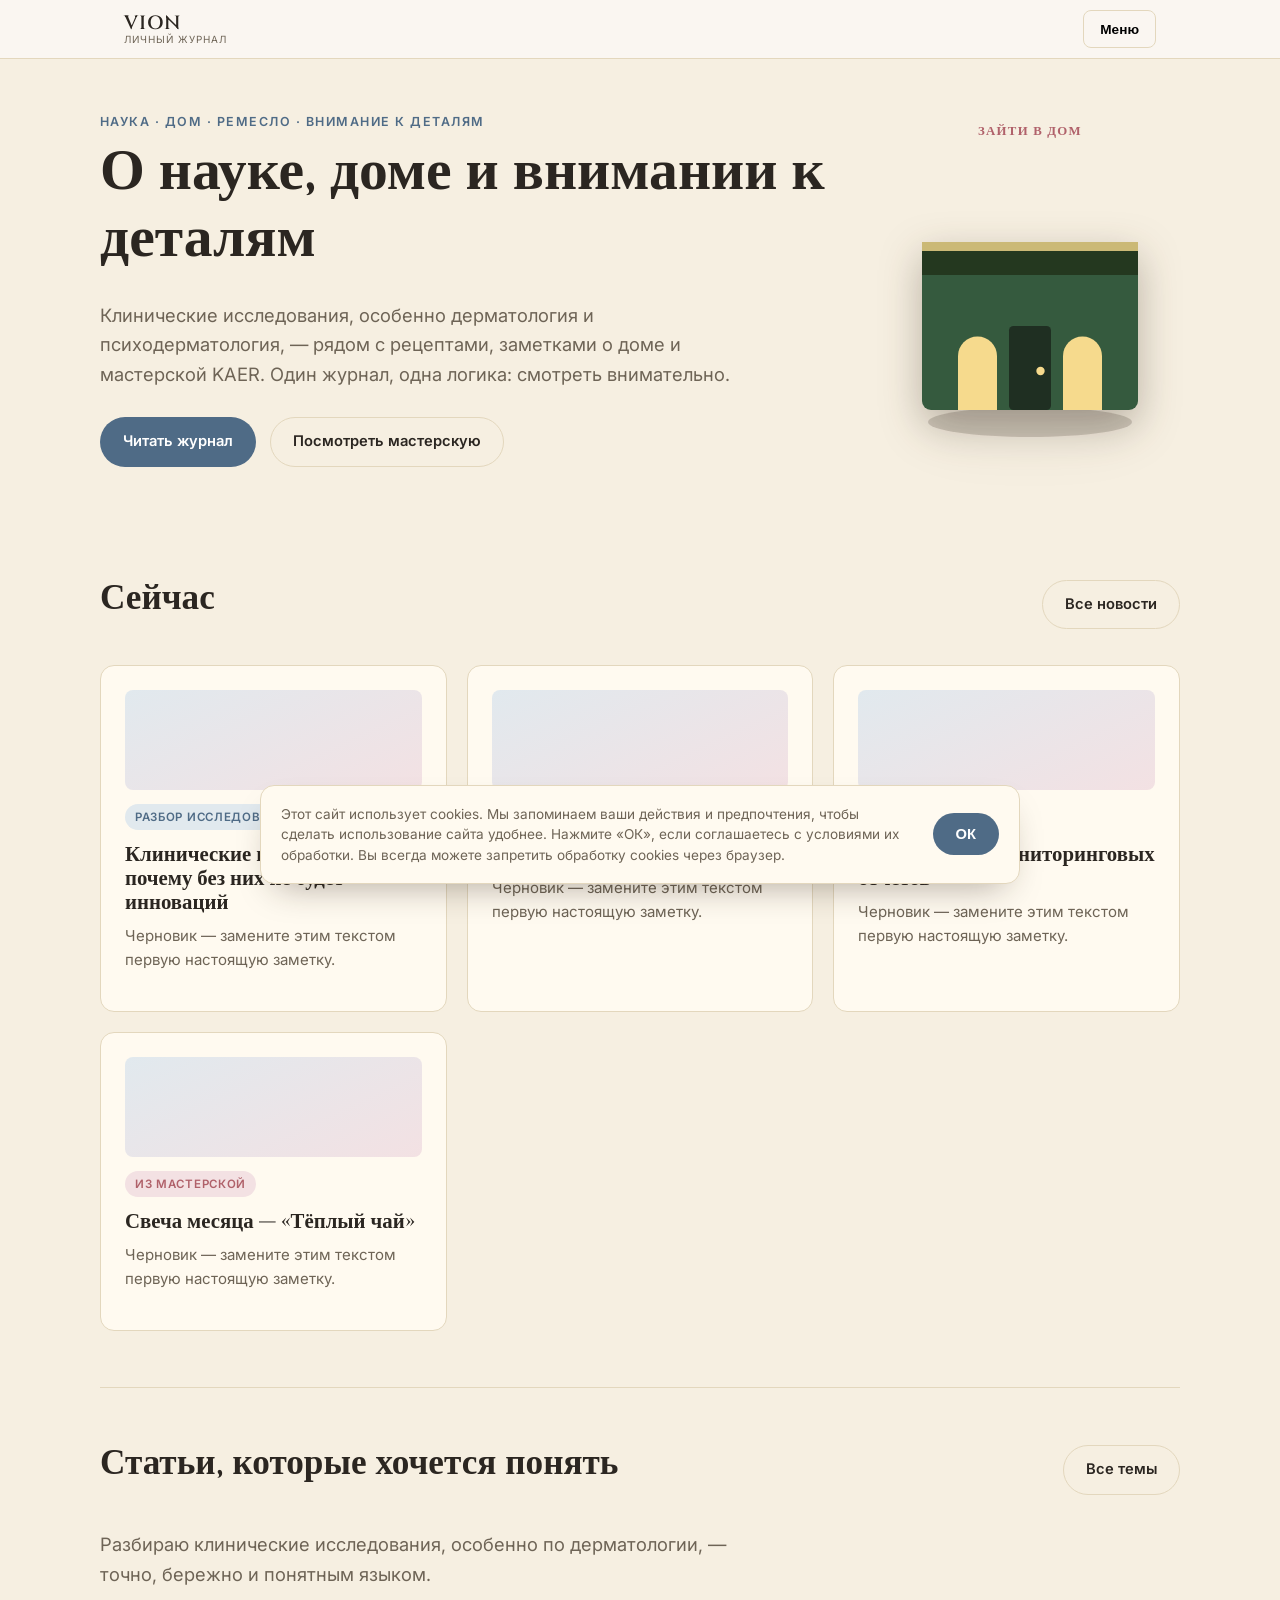
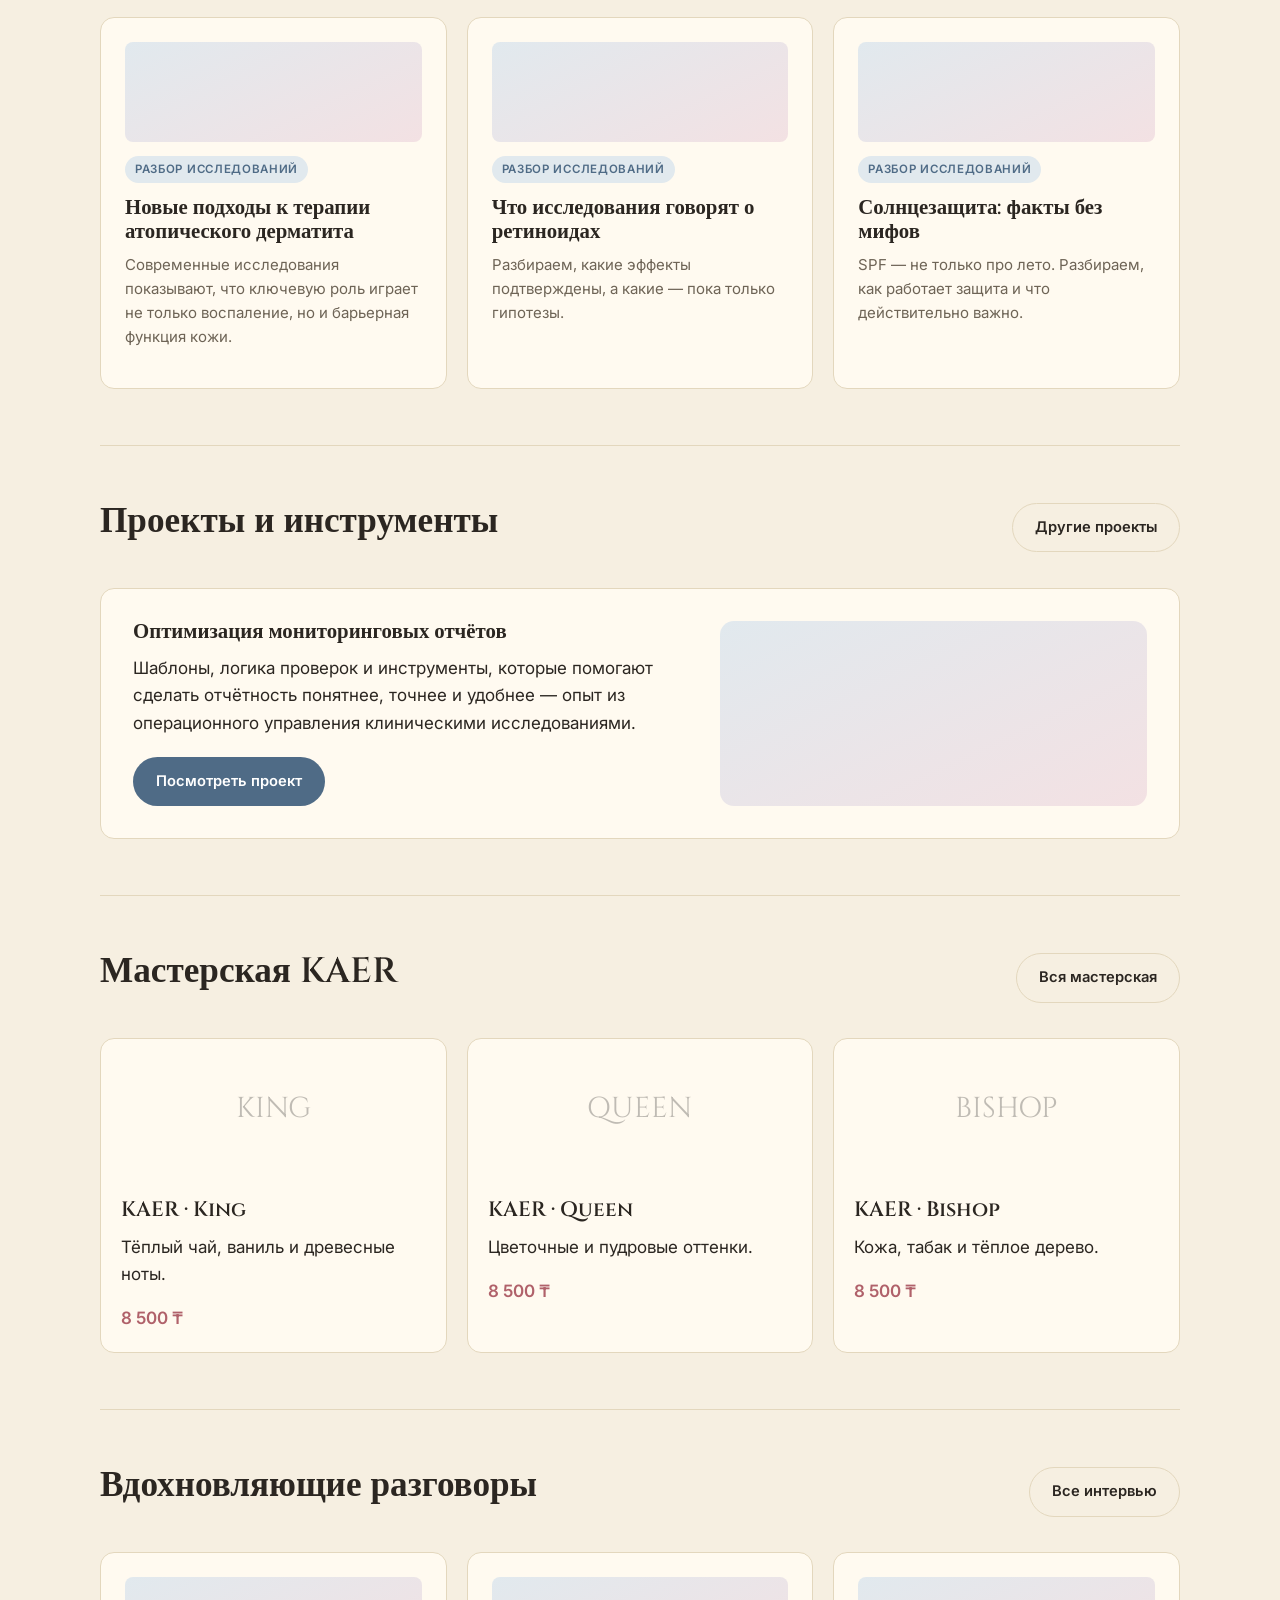
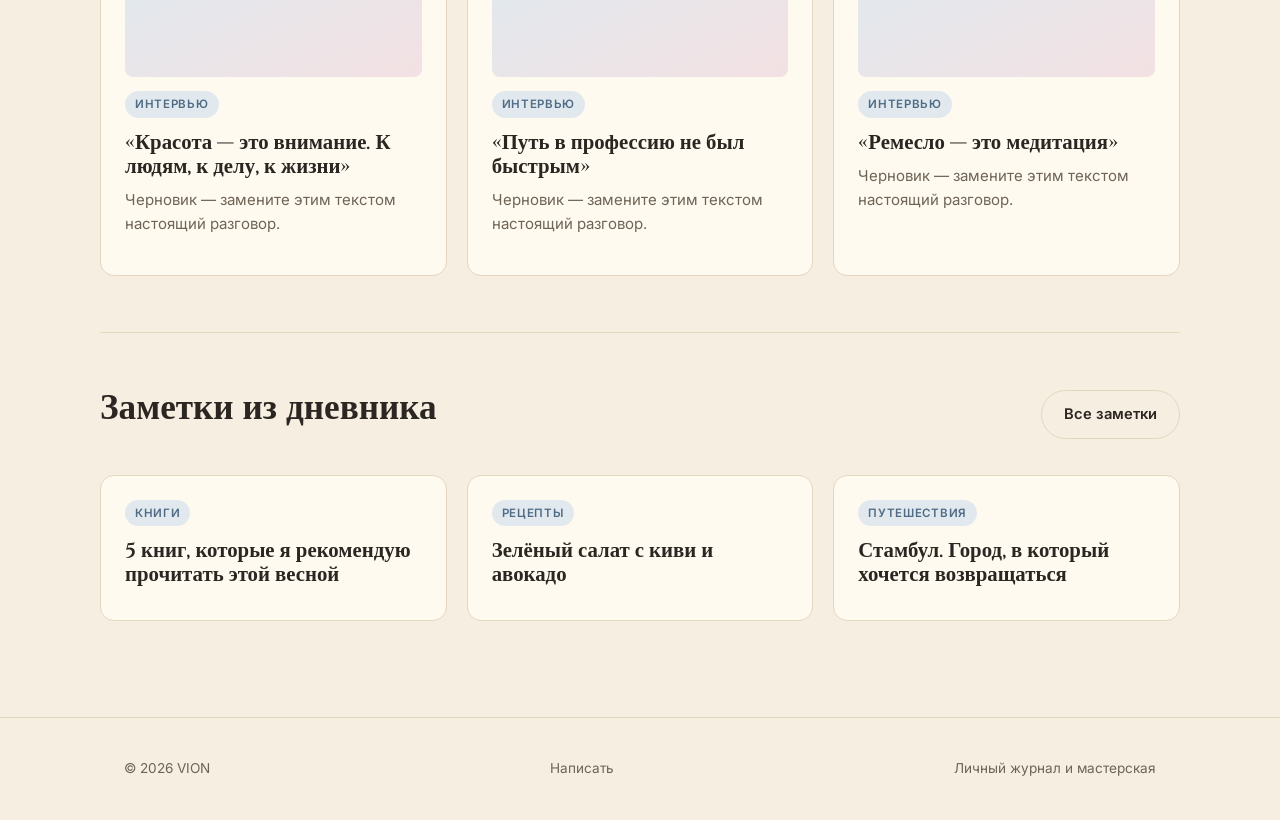
<file: index.html>
<!DOCTYPE html>
<html lang="ru">
<head>
<meta charset="UTF-8">
<meta name="viewport" content="width=device-width, initial-scale=1.0">
<title>VION — личный журнал</title>
<meta name="description" content="VION — личный журнал на пересечении науки, дома, ремесла и внимания к деталям. Клинические исследования, дневник и мастерская KAER.">
<link rel="preconnect" href="https://fonts.googleapis.com">
<link rel="preconnect" href="https://fonts.gstatic.com" crossorigin>
<link href="https://fonts.googleapis.com/css2?family=Cinzel:wght@400;500;600;700&family=Astrum&family=Inter:wght@400;500;600&display=swap" rel="stylesheet">
<link rel="stylesheet" href="assets/css/style.css">
</head>
<body>

<header class="site-header">
  <div class="wrap">
    <a class="brand" href="index.html">VION<span>личный журнал</span></a>
    <div class="nav-wrap force-collapsed">
      <nav>
        <ul class="nav-links">
          <li class="nav-label">Ссылки</li>
          <li><a href="journal.html">Дневник</a></li>
          <li><a href="science.html">Статьи</a></li>
          <li><a href="research.html">Исследования</a></li>
          <li><a href="projects.html">Проекты</a></li>
          <li><a href="candles.html">Мастерская</a></li>
          <li><a href="inspiration.html">Вдохновение</a></li>
          <li><a href="charity.html">Благотворительность</a></li>
          <li><a href="about.html">Обо мне</a></li>
          <li><a href="resume.html">Резюме</a></li>
        </ul>
      </nav>
      <button class="nav-toggle" aria-label="Меню">Меню</button>
    </div>
  </div>
</header>

<main>
  <section class="hero wrap">
    <div class="hero-text">
      <span class="eyebrow">Наука · дом · ремесло · внимание к деталям</span>
      <h1>О науке, доме и внимании к деталям</h1>
      <p class="lede">Клинические исследования, особенно дерматология и психодерматология, — рядом с рецептами, заметками о доме и мастерской KAER. Один журнал, одна логика: смотреть внимательно.</p>
      <div class="hero-actions">
        <a class="btn btn-primary" href="journal.html">Читать журнал</a>
        <a class="btn btn-ghost" href="candles.html">Посмотреть мастерскую</a>
      </div>
    </div>
    <div class="hero-house-col" id="heroHouse">
      <span class="hero-house-label">Зайти в дом</span>
      <a class="hero-house" href="house.html" aria-label="Зайти в дом VION" title="Зайти в дом VION">
        <svg viewBox="0 0 100 100">
          <ellipse cx="50" cy="90" rx="34" ry="5" fill="#2a1d12" opacity="0.18"/>
          <rect x="14" y="30" width="72" height="56" rx="3" fill="#355a3e"/>
          <rect x="14" y="30" width="72" height="11" fill="#24381f"/>
          <rect x="14" y="30" width="72" height="3" fill="#f6da8d" opacity="0.8"/>
          <path d="M26 86v-18a6.5 6.5 0 0 1 13 0v18z" fill="#f6da8d"/>
          <path d="M61 86v-18a6.5 6.5 0 0 1 13 0v18z" fill="#f6da8d"/>
          <rect x="43" y="58" width="14" height="28" rx="1.5" fill="#1f2f22"/>
          <circle cx="53.5" cy="73" r="1.4" fill="#f6da8d"/>
        </svg>
      </a>
    </div>
  </section>

  <section class="section wrap" style="border-top:none;">
    <div class="section-head">
      <h2>Сейчас</h2>
      <a class="btn btn-ghost" href="journal.html">Все новости</a>
    </div>
    <div class="entry-grid">
      <article class="entry-card" data-cat="наука">
        <div class="thumb"></div>
        <span class="cat">Разбор исследований</span>
        <h3>Клинические исследования: почему без них не будет инноваций</h3>
        <p class="excerpt">Черновик — замените этим текстом первую настоящую заметку.</p>
      </article>
      <article class="entry-card" data-cat="наука">
        <div class="thumb"></div>
        <span class="cat">Дерматология</span>
        <h3>Новые данные о терапии акне</h3>
        <p class="excerpt">Черновик — замените этим текстом первую настоящую заметку.</p>
      </article>
      <article class="entry-card" data-cat="проект">
        <div class="thumb"></div>
        <span class="cat">Проект</span>
        <h3>Оптимизация мониторинговых отчётов</h3>
        <p class="excerpt">Черновик — замените этим текстом первую настоящую заметку.</p>
      </article>
      <article class="entry-card" data-cat="свечи">
        <div class="thumb"></div>
        <span class="cat">Из мастерской</span>
        <h3>Свеча месяца — «Тёплый чай»</h3>
        <p class="excerpt">Черновик — замените этим текстом первую настоящую заметку.</p>
      </article>
    </div>
  </section>

  <section class="section wrap">
    <div class="section-head">
      <h2>Статьи, которые хочется понять</h2>
      <a class="btn btn-ghost" href="science.html">Все темы</a>
    </div>
    <p class="lede" style="margin-bottom:28px;">Разбираю клинические исследования, особенно по дерматологии, — точно, бережно и понятным языком.</p>
    <div class="entry-grid">
      <article class="entry-card" data-cat="атопический дерматит">
        <div class="thumb"></div>
        <span class="cat">Разбор исследований</span>
        <h3>Новые подходы к терапии атопического дерматита</h3>
        <p class="excerpt">Современные исследования показывают, что ключевую роль играет не только воспаление, но и барьерная функция кожи.</p>
      </article>
      <article class="entry-card" data-cat="уход за кожей">
        <div class="thumb"></div>
        <span class="cat">Разбор исследований</span>
        <h3>Что исследования говорят о ретиноидах</h3>
        <p class="excerpt">Разбираем, какие эффекты подтверждены, а какие — пока только гипотезы.</p>
      </article>
      <article class="entry-card" data-cat="spf">
        <div class="thumb"></div>
        <span class="cat">Разбор исследований</span>
        <h3>Солнцезащита: факты без мифов</h3>
        <p class="excerpt">SPF — не только про лето. Разбираем, как работает защита и что действительно важно.</p>
      </article>
    </div>
  </section>

  <section class="section wrap">
    <div class="section-head">
      <h2>Проекты и инструменты</h2>
      <a class="btn btn-ghost" href="projects.html">Другие проекты</a>
    </div>
    <div class="project-block">
      <div>
        <h3>Оптимизация мониторинговых отчётов</h3>
        <p class="excerpt">Шаблоны, логика проверок и инструменты, которые помогают сделать отчётность понятнее, точнее и удобнее — опыт из операционного управления клиническими исследованиями.</p>
        <div class="hero-actions" style="margin-top:20px;">
          <a class="btn btn-primary" href="projects.html">Посмотреть проект</a>
        </div>
      </div>
      <div class="thumb"></div>
    </div>
  </section>

  <section class="section wrap">
    <div class="section-head">
      <h2>Мастерская KAER</h2>
      <a class="btn btn-ghost" href="candles.html">Вся мастерская</a>
    </div>
    <div class="candle-grid">
      <div class="candle-card">
        <div class="candle-swatch">KING</div>
        <div class="candle-body">
          <h3>KAER · King</h3>
          <p class="excerpt">Тёплый чай, ваниль и древесные ноты.</p>
          <span class="price">8 500 ₸</span>
        </div>
      </div>
      <div class="candle-card">
        <div class="candle-swatch">QUEEN</div>
        <div class="candle-body">
          <h3>KAER · Queen</h3>
          <p class="excerpt">Цветочные и пудровые оттенки.</p>
          <span class="price">8 500 ₸</span>
        </div>
      </div>
      <div class="candle-card">
        <div class="candle-swatch">BISHOP</div>
        <div class="candle-body">
          <h3>KAER · Bishop</h3>
          <p class="excerpt">Кожа, табак и тёплое дерево.</p>
          <span class="price">8 500 ₸</span>
        </div>
      </div>
    </div>
  </section>

  <section class="section wrap">
    <div class="section-head">
      <h2>Вдохновляющие разговоры</h2>
      <a class="btn btn-ghost" href="inspiration.html">Все интервью</a>
    </div>
    <div class="entry-grid">
      <article class="entry-card" data-cat="вдохновение">
        <div class="thumb"></div>
        <span class="cat">Интервью</span>
        <h3>«Красота — это внимание. К людям, к делу, к жизни»</h3>
        <p class="excerpt">Черновик — замените этим текстом настоящий разговор.</p>
      </article>
      <article class="entry-card" data-cat="вдохновение">
        <div class="thumb"></div>
        <span class="cat">Интервью</span>
        <h3>«Путь в профессию не был быстрым»</h3>
        <p class="excerpt">Черновик — замените этим текстом настоящий разговор.</p>
      </article>
      <article class="entry-card" data-cat="вдохновение">
        <div class="thumb"></div>
        <span class="cat">Интервью</span>
        <h3>«Ремесло — это медитация»</h3>
        <p class="excerpt">Черновик — замените этим текстом настоящий разговор.</p>
      </article>
    </div>
  </section>

  <section class="section wrap">
    <div class="section-head">
      <h2>Заметки из дневника</h2>
      <a class="btn btn-ghost" href="journal.html">Все заметки</a>
    </div>
    <div class="entry-grid">
      <article class="entry-card" data-cat="личное">
        <span class="cat">Книги</span>
        <h3>5 книг, которые я рекомендую прочитать этой весной</h3>
      </article>
      <article class="entry-card" data-cat="личное">
        <span class="cat">Рецепты</span>
        <h3>Зелёный салат с киви и авокадо</h3>
      </article>
      <article class="entry-card" data-cat="личное">
        <span class="cat">Путешествия</span>
        <h3>Стамбул. Город, в который хочется возвращаться</h3>
      </article>
    </div>
  </section>
</main>

<footer class="site-footer">
  <div class="wrap">
    <span>© <span data-year>2026</span> VION</span>
    <a href="contact.html">Написать</a>
    <span>Личный журнал и мастерская</span>
  </div>
</footer>

<script src="assets/js/main.js"></script>
<script>
(function(){
  var house = document.getElementById('heroHouse');
  if (!house) return;
  var fadeDistance = 420;
  function onScroll(){
    var y = window.scrollY || window.pageYOffset;
    var opacity = Math.max(0, 1 - y / fadeDistance);
    house.style.opacity = opacity;
    house.style.pointerEvents = opacity < 0.05 ? 'none' : 'auto';
  }
  document.addEventListener('scroll', onScroll, {passive:true});
  onScroll();
})();
</script>
</body>
</html>
</file>
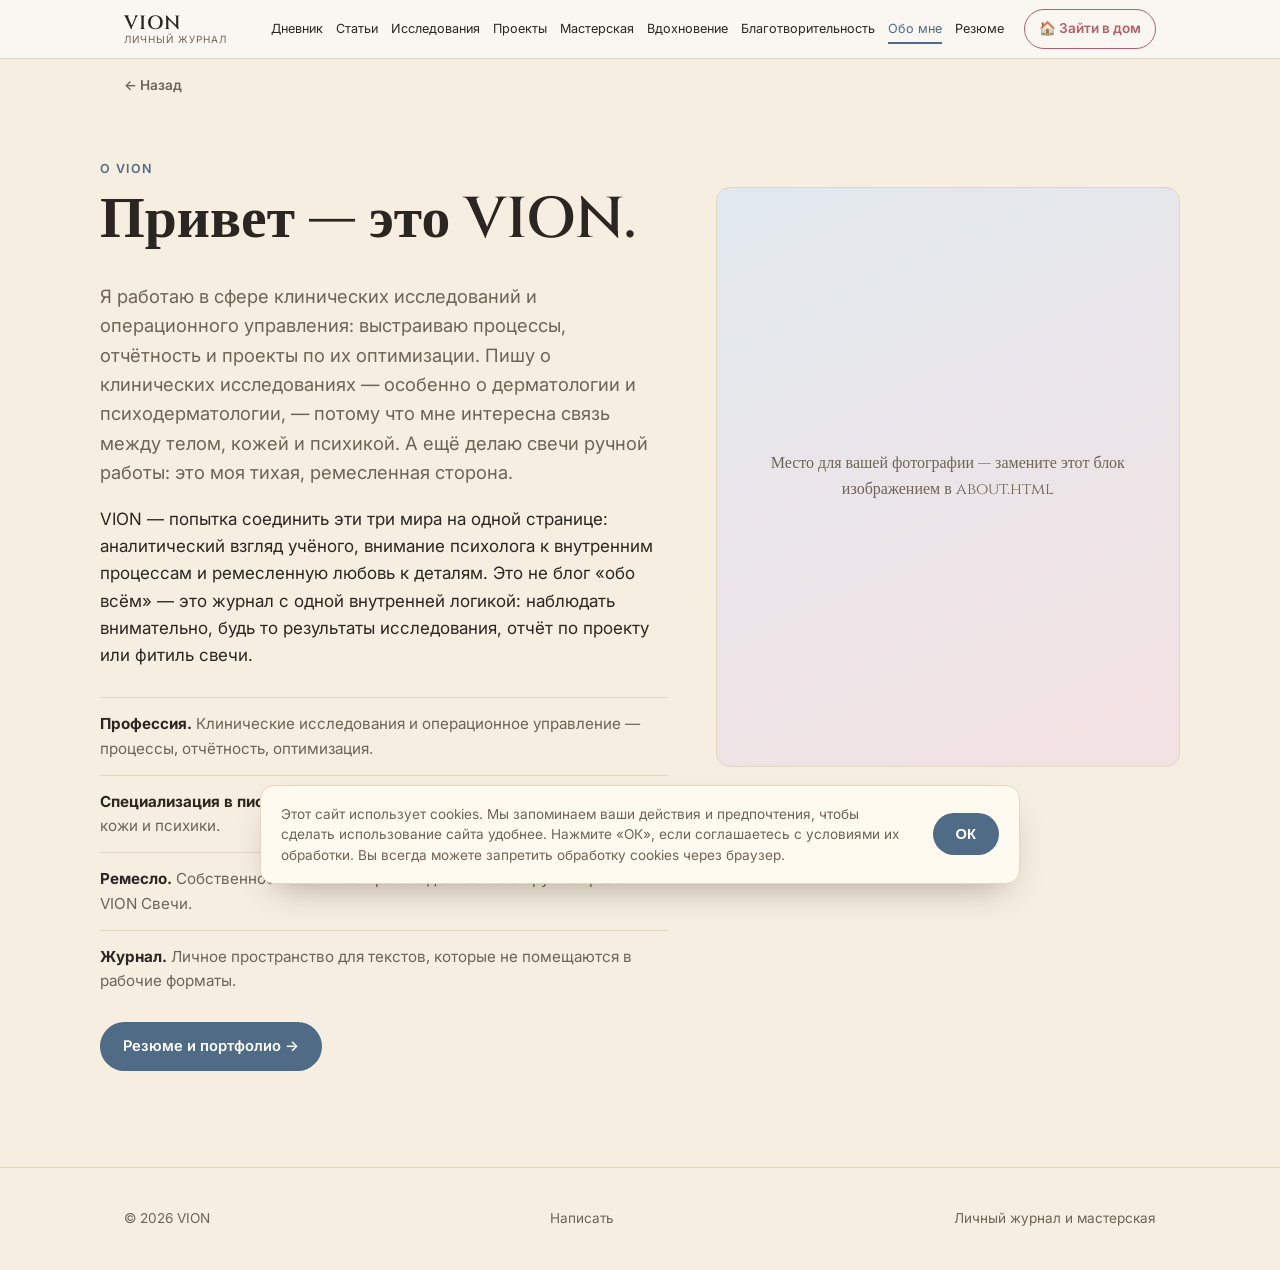
<file: about.html>
<!DOCTYPE html>
<html lang="ru">
<head>
<meta charset="UTF-8">
<meta name="viewport" content="width=device-width, initial-scale=1.0">
<title>О VION</title>
<meta name="description" content="Об авторе VION — клинические исследования, психодерматология, дом и ремесло, свечи ручной работы.">
<link rel="preconnect" href="https://fonts.googleapis.com">
<link rel="preconnect" href="https://fonts.gstatic.com" crossorigin>
<link href="https://fonts.googleapis.com/css2?family=Cinzel:wght@400;500;600;700&family=Astrum&family=Inter:wght@400;500;600&display=swap" rel="stylesheet">
<link rel="stylesheet" href="assets/css/style.css">
</head>
<body>

<header class="site-header">
  <div class="wrap">
    <a class="brand" href="index.html">VION<span>личный журнал</span></a>
    <div class="nav-wrap">
      <nav>
        <ul class="nav-links">
          <li><a href="journal.html">Дневник</a></li>
          <li><a href="science.html">Статьи</a></li>
          <li><a href="research.html">Исследования</a></li>
          <li><a href="projects.html">Проекты</a></li>
          <li><a href="candles.html">Мастерская</a></li>
          <li><a href="inspiration.html">Вдохновение</a></li>
          <li><a href="charity.html">Благотворительность</a></li>
          <li><a href="about.html" aria-current="page">Обо мне</a></li>
          <li><a href="resume.html">Резюме</a></li>
        </ul>
      </nav>
      <a class="house-cta" href="house.html">🏠 Зайти в дом</a>
      <button class="nav-toggle" aria-label="Меню">☰</button>
    </div>
  </div>
</header>

<div class="wrap"><button class="back-btn" onclick="history.back()">← Назад</button></div>

<main>
  <section class="section wrap" style="border-top:none; padding-top:56px;">
    <span class="eyebrow">О VION</span>
    <div class="about-grid">
      <div>
        <h1>Привет — это VION.</h1>
        <p class="lede">Я работаю в сфере клинических исследований и операционного управления: выстраиваю процессы, отчётность и проекты по их оптимизации. Пишу о клинических исследованиях — особенно о дерматологии и психодерматологии, — потому что мне интересна связь между телом, кожей и психикой. А ещё делаю свечи ручной работы: это моя тихая, ремесленная сторона.</p>
        <p>VION — попытка соединить эти три мира на одной странице: аналитический взгляд учёного, внимание психолога к внутренним процессам и ремесленную любовь к деталям. Это не блог «обо всём» — это журнал с одной внутренней логикой: наблюдать внимательно, будь то результаты исследования, отчёт по проекту или фитиль свечи.</p>

        <ul class="facts">
          <li><strong>Профессия.</strong> Клинические исследования и операционное управление — процессы, отчётность, оптимизация.</li>
          <li><strong>Специализация в письме.</strong> Дерматология и психодерматология — связь кожи и психики.</li>
          <li><strong>Ремесло.</strong> Собственное небольшое производство свечей ручной работы — VION Свечи.</li>
          <li><strong>Журнал.</strong> Личное пространство для текстов, которые не помещаются в рабочие форматы.</li>
        </ul>

        <div class="hero-actions" style="margin-top:28px;">
          <a class="btn btn-primary" href="resume.html">Резюме и портфолио →</a>
        </div>
      </div>

      <div class="about-portrait">
        Место для вашей фотографии — замените этот блок изображением в about.html
      </div>
    </div>
  </section>
</main>

<footer class="site-footer">
  <div class="wrap">
    <span>© <span data-year>2026</span> VION</span>
    <a href="contact.html">Написать</a>
    <span>Личный журнал и мастерская</span>
  </div>
</footer>

<script src="assets/js/main.js"></script>
</body>
</html>
</file>
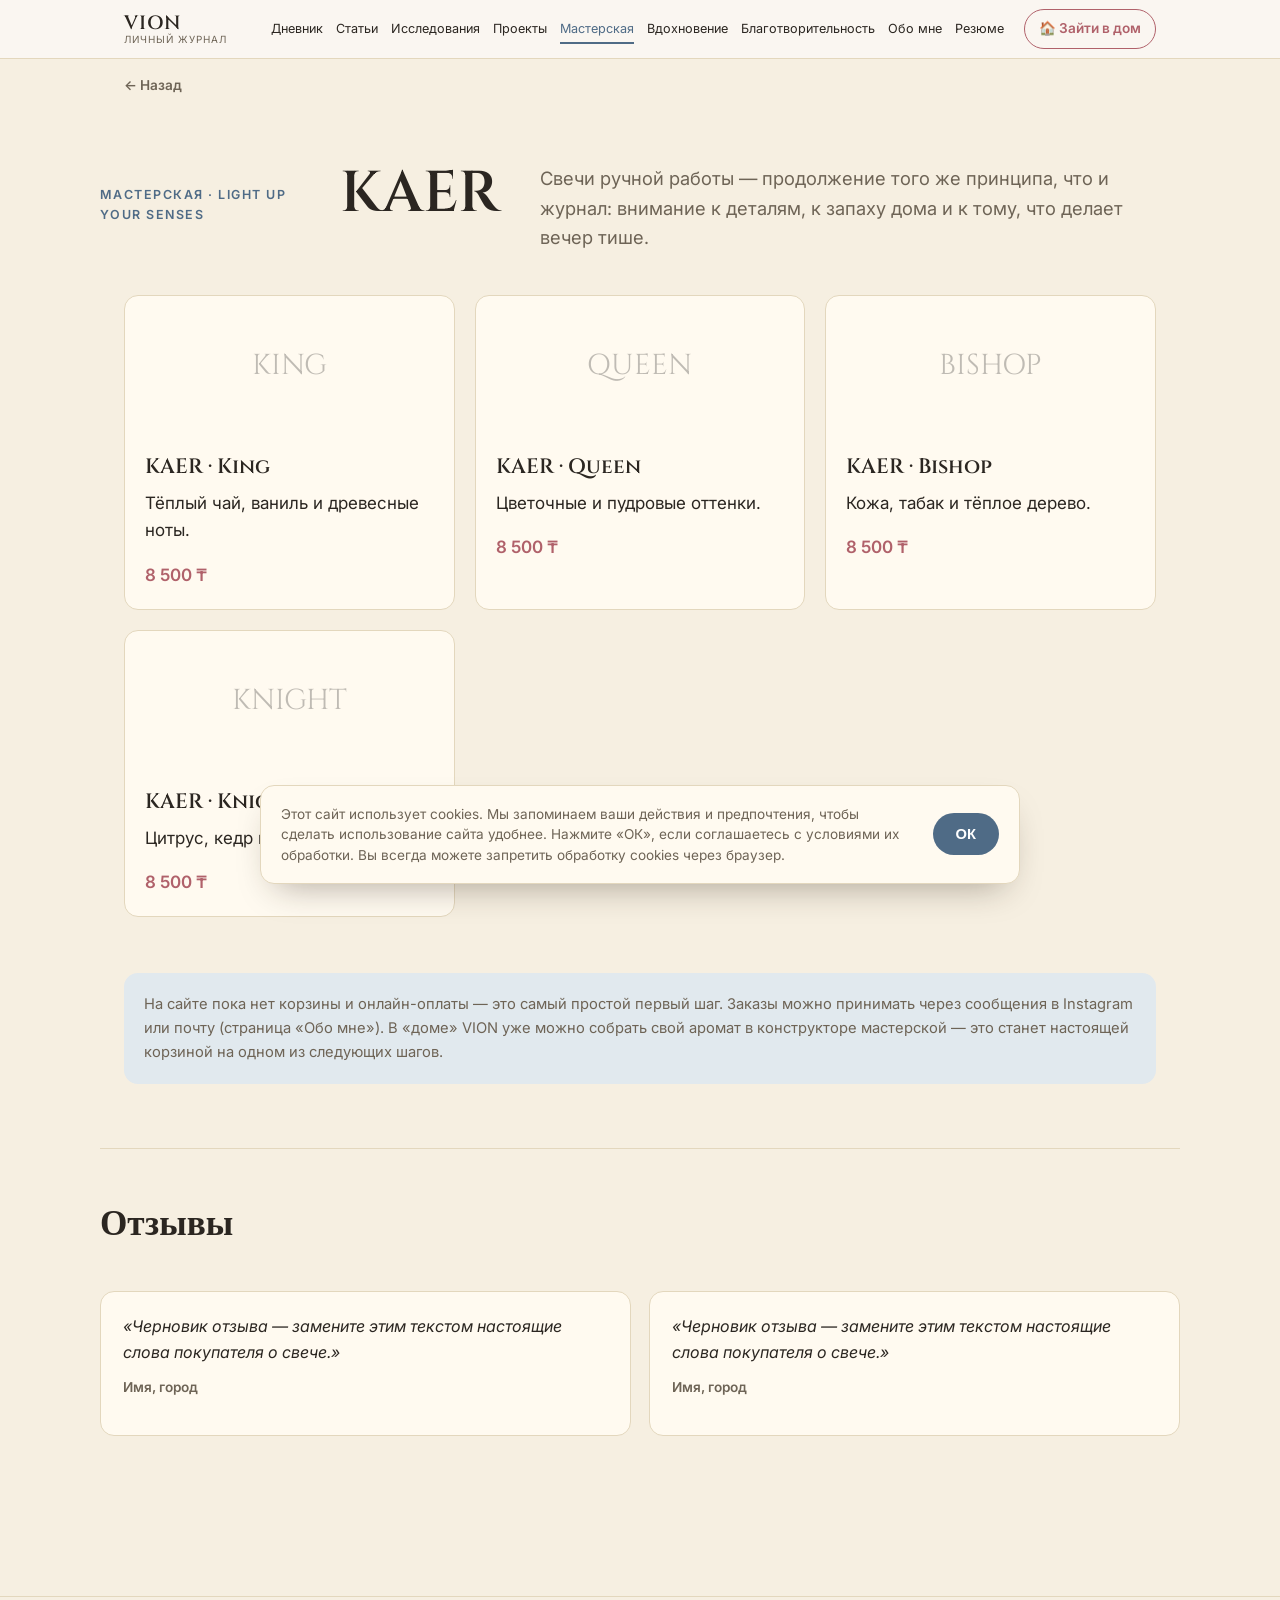
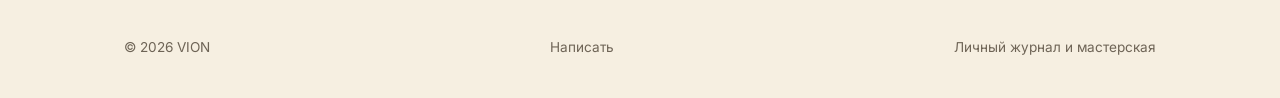
<file: candles.html>
<!DOCTYPE html>
<html lang="ru">
<head>
<meta charset="UTF-8">
<meta name="viewport" content="width=device-width, initial-scale=1.0">
<title>Мастерская KAER</title>
<meta name="description" content="KAER — свечи ручной работы VION. Light up your senses.">
<link rel="preconnect" href="https://fonts.googleapis.com">
<link rel="preconnect" href="https://fonts.gstatic.com" crossorigin>
<link href="https://fonts.googleapis.com/css2?family=Cinzel:wght@400;500;600;700&family=Astrum&family=Inter:wght@400;500;600&display=swap" rel="stylesheet">
<link rel="stylesheet" href="assets/css/style.css">
</head>
<body>

<header class="site-header">
  <div class="wrap">
    <a class="brand" href="index.html">VION<span>личный журнал</span></a>
    <div class="nav-wrap">
      <nav>
        <ul class="nav-links">
          <li><a href="journal.html">Дневник</a></li>
          <li><a href="science.html">Статьи</a></li>
          <li><a href="research.html">Исследования</a></li>
          <li><a href="projects.html">Проекты</a></li>
          <li><a href="candles.html" aria-current="page">Мастерская</a></li>
          <li><a href="inspiration.html">Вдохновение</a></li>
          <li><a href="charity.html">Благотворительность</a></li>
          <li><a href="about.html">Обо мне</a></li>
          <li><a href="resume.html">Резюме</a></li>
        </ul>
      </nav>
      <a class="house-cta" href="house.html">🏠 Зайти в дом</a>
      <button class="nav-toggle" aria-label="Меню">☰</button>
    </div>
  </div>
</header>

<div class="wrap"><button class="back-btn" onclick="history.back()">← Назад</button></div>

<main>
  <section class="hero wrap" style="padding-bottom:24px;">
    <span class="eyebrow">Мастерская · Light up your senses</span>
    <h1>KAER</h1>
    <p class="lede">Свечи ручной работы — продолжение того же принципа, что и журнал: внимание к деталям, к запаху дома и к тому, что делает вечер тише.</p>
  </section>

  <section class="wrap">
    <div class="candle-grid" style="padding-bottom:56px;">
      <div class="candle-card">
        <div class="candle-swatch">KING</div>
        <div class="candle-body">
          <h3>KAER · King</h3>
          <p class="excerpt">Тёплый чай, ваниль и древесные ноты.</p>
          <span class="price">8 500 ₸</span>
        </div>
      </div>
      <div class="candle-card">
        <div class="candle-swatch">QUEEN</div>
        <div class="candle-body">
          <h3>KAER · Queen</h3>
          <p class="excerpt">Цветочные и пудровые оттенки.</p>
          <span class="price">8 500 ₸</span>
        </div>
      </div>
      <div class="candle-card">
        <div class="candle-swatch">BISHOP</div>
        <div class="candle-body">
          <h3>KAER · Bishop</h3>
          <p class="excerpt">Кожа, табак и тёплое дерево.</p>
          <span class="price">8 500 ₸</span>
        </div>
      </div>
      <div class="candle-card">
        <div class="candle-swatch">KNIGHT</div>
        <div class="candle-body">
          <h3>KAER · Knight</h3>
          <p class="excerpt">Цитрус, кедр и лёгкая пряность.</p>
          <span class="price">8 500 ₸</span>
        </div>
      </div>
    </div>

    <div class="note-box" style="margin-bottom:64px;">
      На сайте пока нет корзины и онлайн-оплаты — это самый простой первый шаг. Заказы можно принимать через сообщения в Instagram или почту (страница «Обо мне»). В «доме» VION уже можно собрать свой аромат в конструкторе мастерской — это станет настоящей корзиной на одном из следующих шагов.
    </div>
  </section>

  <section class="section wrap">
    <div class="section-head"><h2>Отзывы</h2></div>
    <div class="review-grid" style="padding-bottom:64px;">
      <div class="review-card">
        <p class="quote">«Черновик отзыва — замените этим текстом настоящие слова покупателя о свече.»</p>
        <p class="author">Имя, город</p>
      </div>
      <div class="review-card">
        <p class="quote">«Черновик отзыва — замените этим текстом настоящие слова покупателя о свече.»</p>
        <p class="author">Имя, город</p>
      </div>
    </div>
  </section>
</main>

<footer class="site-footer">
  <div class="wrap">
    <span>© <span data-year>2026</span> VION</span>
    <a href="contact.html">Написать</a>
    <span>Личный журнал и мастерская</span>
  </div>
</footer>

<script src="assets/js/main.js"></script>
</body>
</html>
</file>
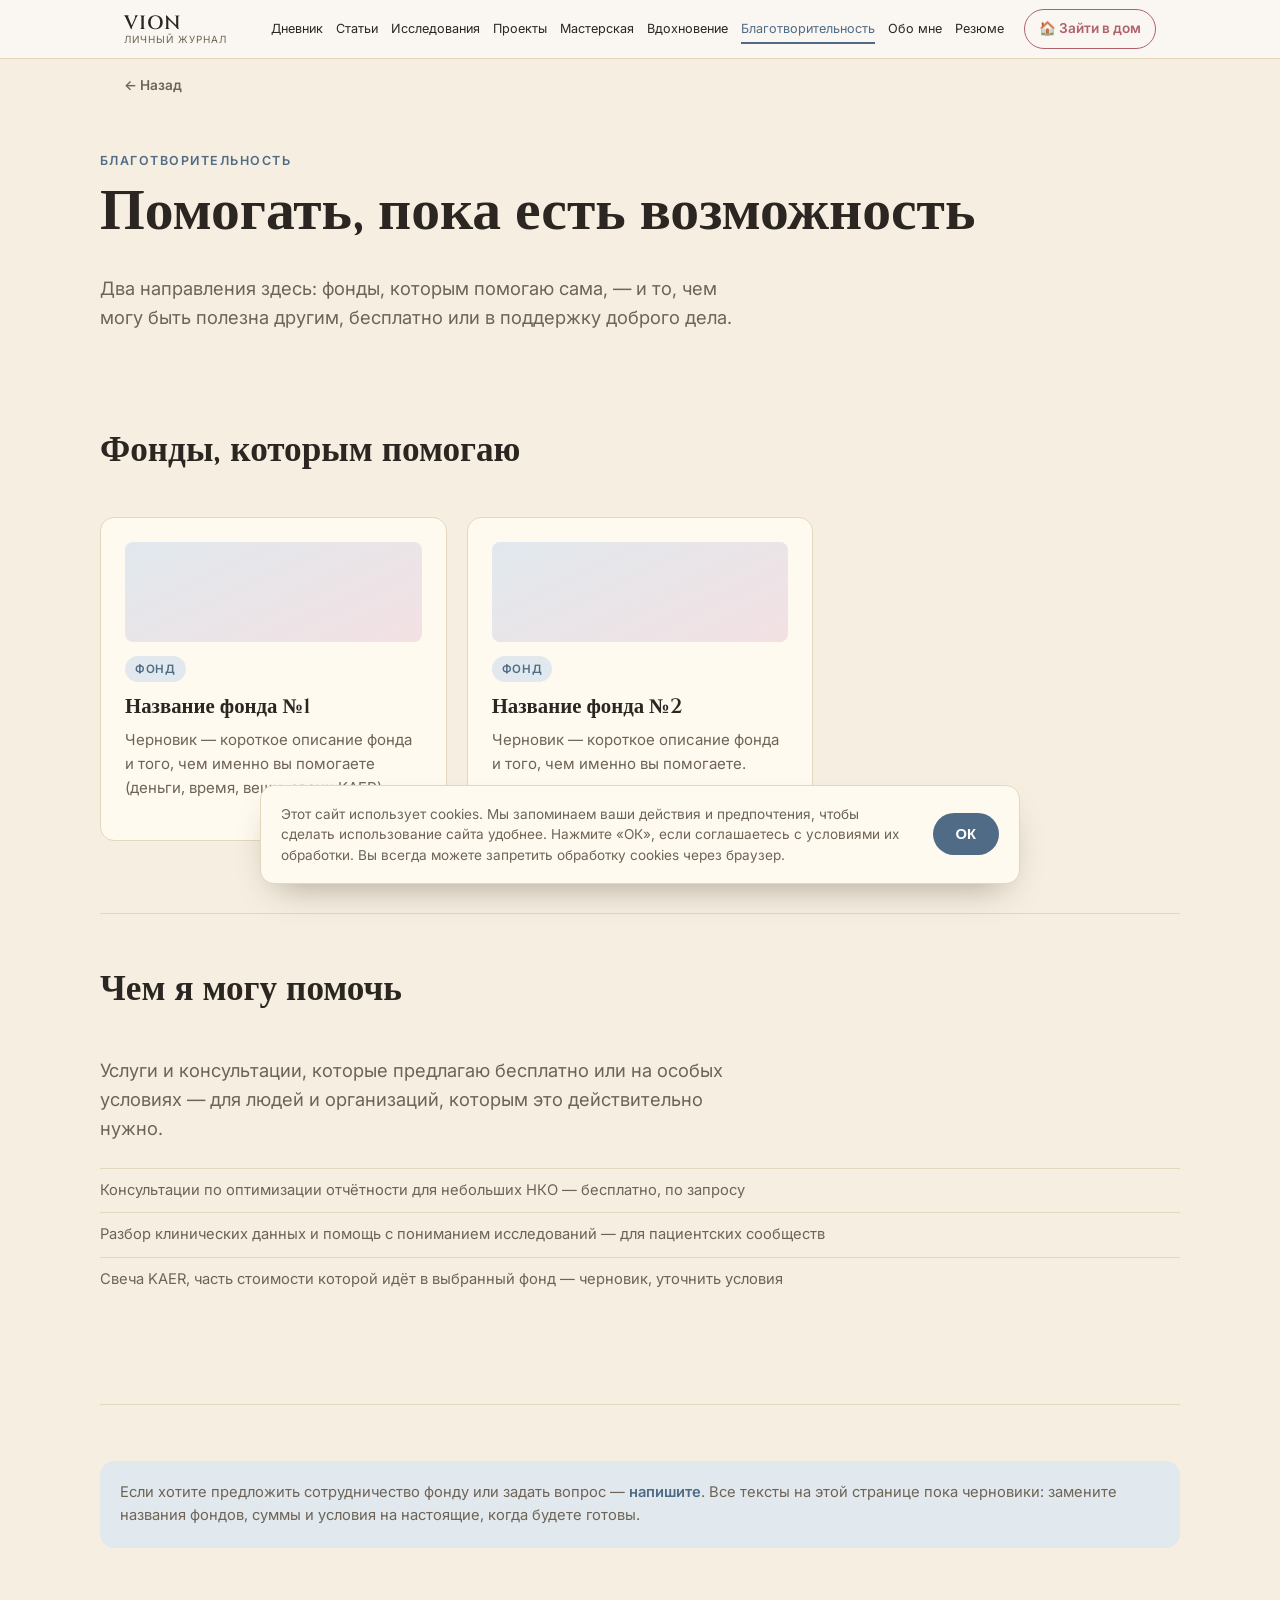
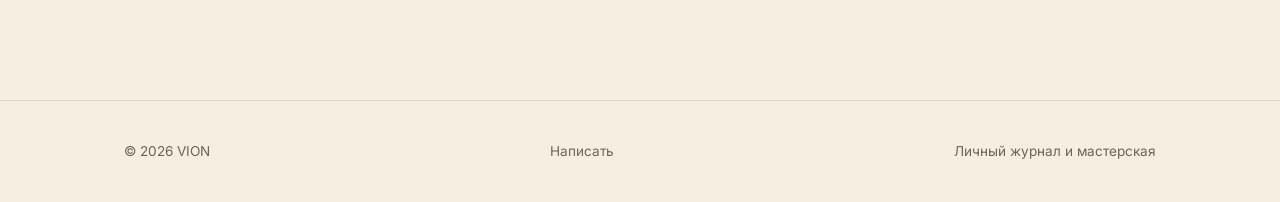
<file: charity.html>
<!DOCTYPE html>
<html lang="ru">
<head>
<meta charset="UTF-8">
<meta name="viewport" content="width=device-width, initial-scale=1.0">
<title>Благотворительность — VION</title>
<meta name="description" content="Фонды, которым помогаю, и услуги, которые предлагаю бесплатно или в поддержку благотворительности.">
<link rel="preconnect" href="https://fonts.googleapis.com">
<link rel="preconnect" href="https://fonts.gstatic.com" crossorigin>
<link href="https://fonts.googleapis.com/css2?family=Cinzel:wght@400;500;600;700&family=Astrum&family=Inter:wght@400;500;600&display=swap" rel="stylesheet">
<link rel="stylesheet" href="assets/css/style.css">
</head>
<body>

<header class="site-header">
  <div class="wrap">
    <a class="brand" href="index.html">VION<span>личный журнал</span></a>
    <div class="nav-wrap">
      <nav>
        <ul class="nav-links">
          <li><a href="journal.html">Дневник</a></li>
          <li><a href="science.html">Статьи</a></li>
          <li><a href="research.html">Исследования</a></li>
          <li><a href="projects.html">Проекты</a></li>
          <li><a href="candles.html">Мастерская</a></li>
          <li><a href="inspiration.html">Вдохновение</a></li>
          <li><a href="charity.html" aria-current="page">Благотворительность</a></li>
          <li><a href="about.html">Обо мне</a></li>
          <li><a href="resume.html">Резюме</a></li>
        </ul>
      </nav>
      <a class="house-cta" href="house.html">🏠 Зайти в дом</a>
      <button class="nav-toggle" aria-label="Меню">☰</button>
    </div>
  </div>
</header>

<div class="wrap"><button class="back-btn" onclick="history.back()">← Назад</button></div>

<main>
  <section class="hero wrap" style="padding-bottom:24px;">
    <div class="hero-text">
      <span class="eyebrow">Благотворительность</span>
      <h1>Помогать, пока есть возможность</h1>
      <p class="lede">Два направления здесь: фонды, которым помогаю сама, — и то, чем могу быть полезна другим, бесплатно или в поддержку доброго дела.</p>
    </div>
  </section>

  <section class="section wrap" style="border-top:none;">
    <div class="section-head">
      <h2>Фонды, которым помогаю</h2>
    </div>
    <div class="entry-grid" style="padding-bottom:16px;">
      <article class="entry-card" data-cat="фонд">
        <div class="thumb"></div>
        <span class="cat">Фонд</span>
        <h3>Название фонда №1</h3>
        <p class="excerpt">Черновик — короткое описание фонда и того, чем именно вы помогаете (деньги, время, вещи, свечи KAER).</p>
      </article>
      <article class="entry-card" data-cat="фонд">
        <div class="thumb"></div>
        <span class="cat">Фонд</span>
        <h3>Название фонда №2</h3>
        <p class="excerpt">Черновик — короткое описание фонда и того, чем именно вы помогаете.</p>
      </article>
    </div>
  </section>

  <section class="section wrap">
    <div class="section-head">
      <h2>Чем я могу помочь</h2>
    </div>
    <p class="lede" style="margin-bottom:24px;">Услуги и консультации, которые предлагаю бесплатно или на особых условиях — для людей и организаций, которым это действительно нужно.</p>
    <ul class="tool-list" style="padding-bottom:56px;">
      <li>Консультации по оптимизации отчётности для небольших НКО — бесплатно, по запросу</li>
      <li>Разбор клинических данных и помощь с пониманием исследований — для пациентских сообществ</li>
      <li>Свеча KAER, часть стоимости которой идёт в выбранный фонд — черновик, уточнить условия</li>
    </ul>
  </section>

  <section class="section wrap">
    <div class="note-box" style="margin-bottom:56px;">
      Если хотите предложить сотрудничество фонду или задать вопрос — <a href="contact.html" style="color:var(--color-accent); font-weight:600;">напишите</a>. Все тексты на этой странице пока черновики: замените названия фондов, суммы и условия на настоящие, когда будете готовы.
    </div>
  </section>
</main>

<footer class="site-footer">
  <div class="wrap">
    <span>© <span data-year>2026</span> VION</span>
    <a href="contact.html">Написать</a>
    <span>Личный журнал и мастерская</span>
  </div>
</footer>

<script src="assets/js/main.js"></script>
</body>
</html>
</file>
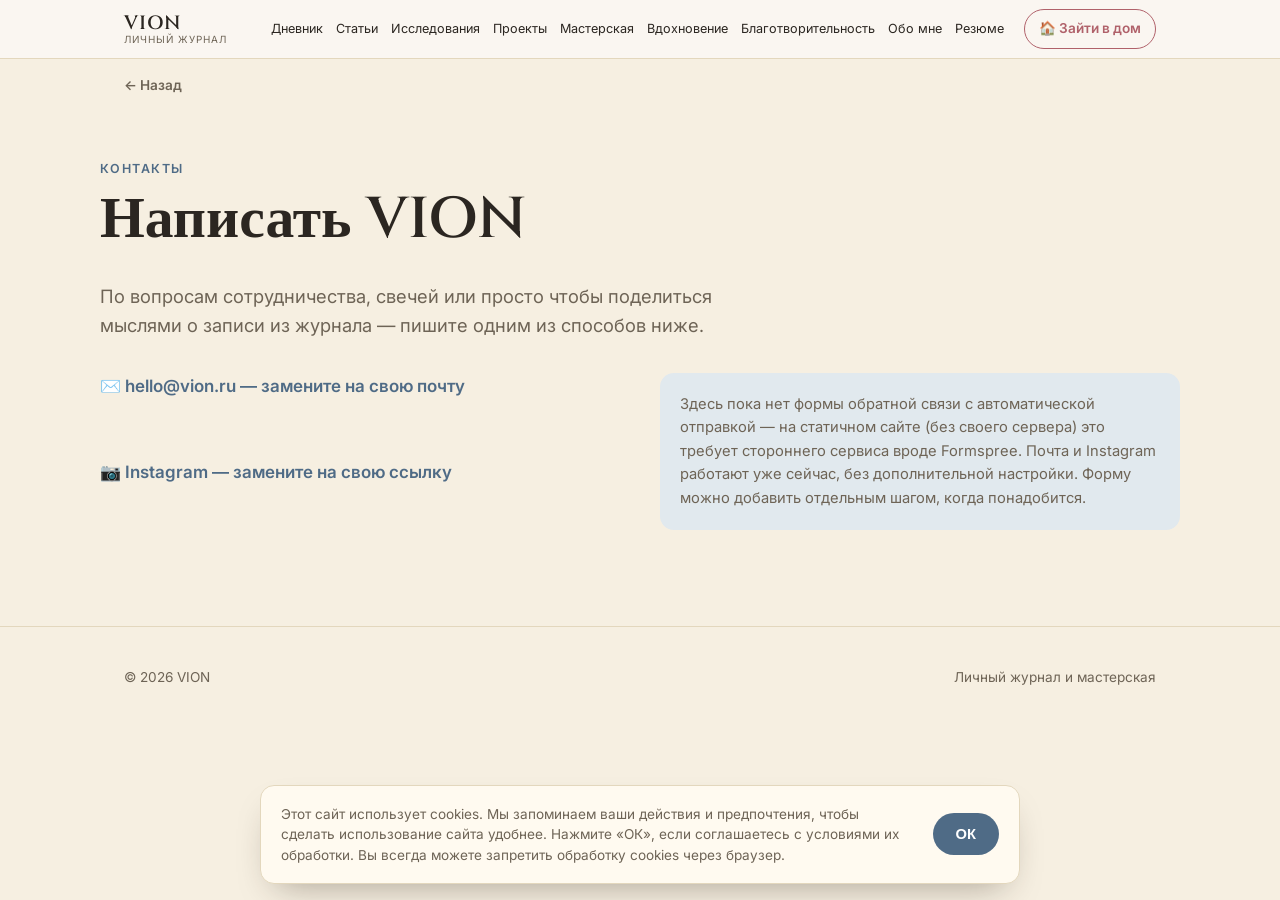
<file: contact.html>
<!DOCTYPE html>
<html lang="ru">
<head>
<meta charset="UTF-8">
<meta name="viewport" content="width=device-width, initial-scale=1.0">
<title>Контакты — VION</title>
<meta name="description" content="Как связаться с VION.">
<link rel="preconnect" href="https://fonts.googleapis.com">
<link rel="preconnect" href="https://fonts.gstatic.com" crossorigin>
<link href="https://fonts.googleapis.com/css2?family=Cinzel:wght@400;500;600;700&family=Astrum&family=Inter:wght@400;500;600&display=swap" rel="stylesheet">
<link rel="stylesheet" href="assets/css/style.css">
</head>
<body>

<header class="site-header">
  <div class="wrap">
    <a class="brand" href="index.html">VION<span>личный журнал</span></a>
    <div class="nav-wrap">
      <nav>
        <ul class="nav-links">
          <li><a href="journal.html">Дневник</a></li>
          <li><a href="science.html">Статьи</a></li>
          <li><a href="research.html">Исследования</a></li>
          <li><a href="projects.html">Проекты</a></li>
          <li><a href="candles.html">Мастерская</a></li>
          <li><a href="inspiration.html">Вдохновение</a></li>
          <li><a href="charity.html">Благотворительность</a></li>
          <li><a href="about.html">Обо мне</a></li>
          <li><a href="resume.html">Резюме</a></li>
        </ul>
      </nav>
      <a class="house-cta" href="house.html">🏠 Зайти в дом</a>
      <button class="nav-toggle" aria-label="Меню">☰</button>
    </div>
  </div>
</header>

<div class="wrap"><button class="back-btn" onclick="history.back()">← Назад</button></div>

<main>
  <section class="section wrap" style="border-top:none; padding-top:56px;">
    <span class="eyebrow">Контакты</span>
    <h1>Написать VION</h1>
    <p class="lede">По вопросам сотрудничества, свечей или просто чтобы поделиться мыслями о записи из журнала — пишите одним из способов ниже.</p>

    <div class="contact-block" style="margin-top:32px;">
      <ul class="contact-list">
        <li><a href="mailto:hello@vion.ru">✉️ hello@vion.ru — замените на свою почту</a></li>
        <li><a href="https://instagram.com/" target="_blank" rel="noopener">📷 Instagram — замените на свою ссылку</a></li>
      </ul>

      <div class="note-box">
        Здесь пока нет формы обратной связи с автоматической отправкой — на статичном сайте (без своего сервера) это требует стороннего сервиса вроде Formspree. Почта и Instagram работают уже сейчас, без дополнительной настройки. Форму можно добавить отдельным шагом, когда понадобится.
      </div>
    </div>
  </section>
</main>

<footer class="site-footer">
  <div class="wrap">
    <span>© <span data-year>2026</span> VION</span>
    <span>Личный журнал и мастерская</span>
  </div>
</footer>

<script src="assets/js/main.js"></script>
</body>
</html>
</file>
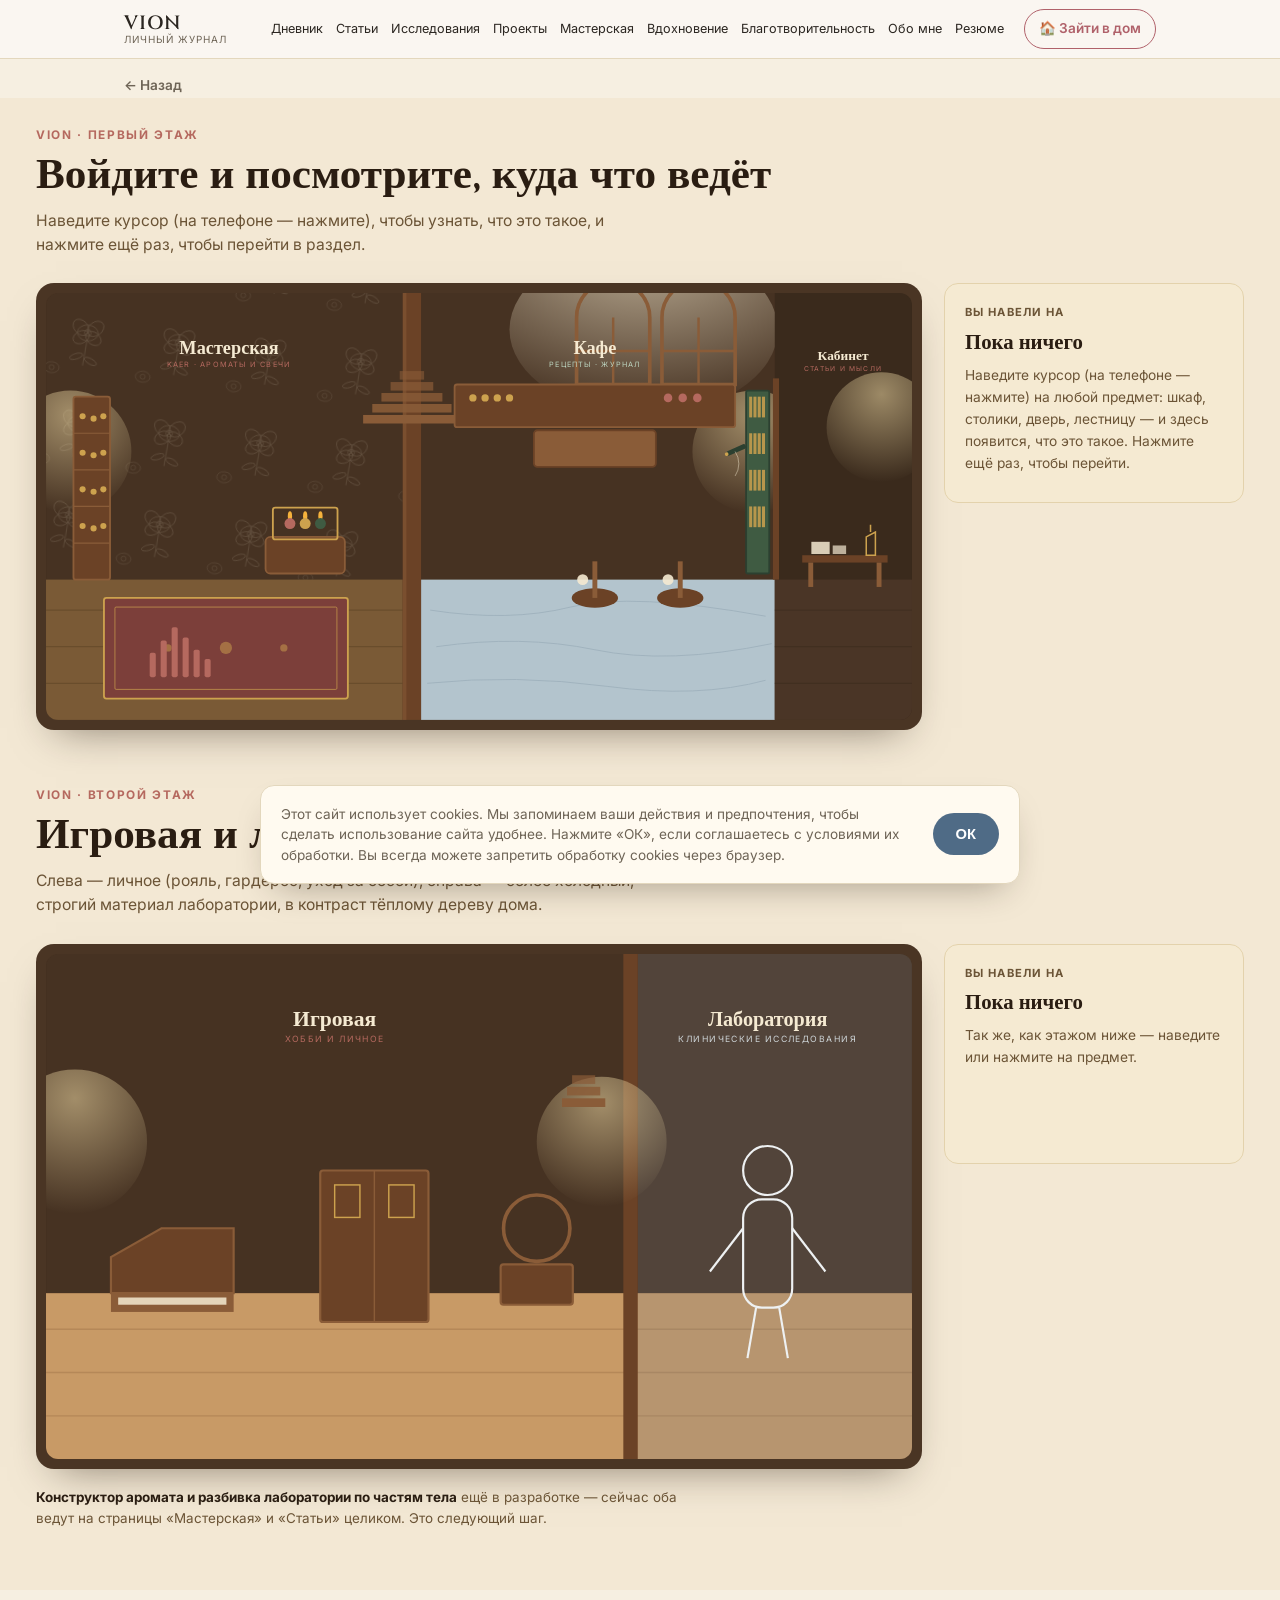
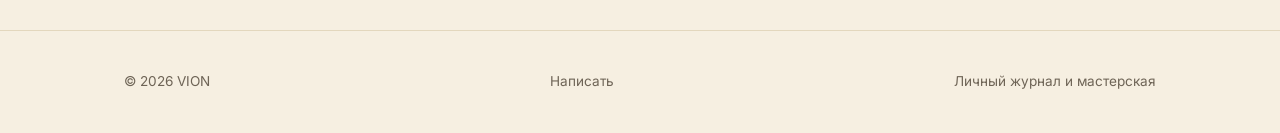
<file: house.html>
<!DOCTYPE html>
<html lang="ru">
<head>
<meta charset="UTF-8">
<meta name="viewport" content="width=device-width, initial-scale=1.0">
<title>Дом VION</title>
<meta name="description" content="Интерактивный дом VION: кафе, мастерская KAER, игровая и лаборатория — наведите или нажмите на предмет, чтобы перейти в нужный раздел.">
<link rel="preconnect" href="https://fonts.googleapis.com">
<link rel="preconnect" href="https://fonts.gstatic.com" crossorigin>
<link href="https://fonts.googleapis.com/css2?family=Cinzel:wght@400;500;600;700&family=Astrum&family=Inter:wght@400;500;600;700&display=swap" rel="stylesheet">
<link rel="stylesheet" href="assets/css/style.css">
<style>
/* a single frontal "dollhouse" cutaway of each floor; an info rail beside it answers what each clicked object leads to — committed warm-wood world */
.house{
  --wall:#4a3524; --wall-dark:#3a2a1c;
  --floor:#c89a66; --floor-line:#a97d4f;
  --wood:#6b4226; --wood-light:#8a5c38;
  --green:#3f5b42; --green-dark:#2c4030;
  --brass:#cda24e; --rose:#b5695f;
  --cream:#f5ead2; --paper:#f3e8d4; --ink:#2a1d12; --ink-soft:#6b5436;
  --glow:#ffe9b0;
  background:var(--paper);
  color:var(--ink);
  padding:28px 0 48px;
}
.house .page{max-width:1240px;margin:0 auto;padding:0 16px}
.house .intro{margin-bottom:18px}
.house .eyebrow{font-size:0.74rem;letter-spacing:0.14em;text-transform:uppercase;color:var(--rose);font-weight:700;margin:0 0 6px;display:block}
.house h1{font-family:"Cinzel",Georgia,serif;font-weight:600;font-size:clamp(1.9rem,4.4vw,2.7rem);margin:0 0 8px;text-wrap:balance;color:var(--ink)}
.house .lede{max-width:620px;color:var(--ink-soft);font-size:0.98rem;line-height:1.55;margin:0}

.house .layout{display:grid;grid-template-columns:1fr 300px;gap:22px;margin-top:26px;align-items:start}
@media (max-width:860px){.house .layout{grid-template-columns:1fr}}

.house .scene-frame{
  background:var(--wall);
  border-radius:18px;
  padding:10px;
  box-shadow:0 18px 40px -20px rgba(42,29,18,0.55);
}
.house .scene-scroll{overflow-x:auto;border-radius:12px}
.house .scene-scroll svg{display:block;min-width:720px;width:100%;height:auto}

.house .hotspot{cursor:pointer;transition:transform .18s ease}
.house .hotspot:hover,.house .hotspot:focus-visible{transform:translateY(-3px)}
.house .hotspot:focus-visible{outline:none}
.house .hotspot .pick{fill:transparent}
.house .hotspot .glow{opacity:0;transition:opacity .18s ease}
.house .hotspot:hover .glow,.house .hotspot:focus-visible .glow,.house .hotspot.selected .glow{opacity:0.55}
.house .hotspot.selected .lift{filter:drop-shadow(0 6px 10px rgba(0,0,0,0.35))}

.house .chip{
  pointer-events:none;
  opacity:0;
  transition:opacity .15s ease;
  font-family:"Inter",sans-serif;
  font-size:12.5px;
  font-weight:700;
  fill:var(--ink);
}
.house .hotspot:hover .chip,.house .hotspot:focus-visible .chip,.house .hotspot.selected .chip{opacity:1}
.house .chip-bg{opacity:0;transition:opacity .15s ease}
.house .hotspot:hover .chip-bg,.house .hotspot:focus-visible .chip-bg,.house .hotspot.selected .chip-bg{opacity:1}

.house .panel{
  background:var(--cream);
  border:1px solid #e3d2ac;
  border-radius:14px;
  padding:20px;
  position:sticky;
  top:92px;
  min-height:220px;
}
.house .panel .kicker{font-size:0.7rem;letter-spacing:0.1em;text-transform:uppercase;color:var(--ink-soft);font-weight:700;margin:0 0 10px}
.house .panel h2{font-family:"Cinzel",serif;font-size:1.3rem;font-weight:600;margin:0 0 8px;color:var(--ink)}
.house .panel p{font-size:0.92rem;color:var(--ink-soft);line-height:1.55;margin:0 0 4px}
.house .panel .cta{
  display:inline-block;margin-top:14px;font-size:0.78rem;font-weight:700;
  letter-spacing:0.04em;color:#fff;background:var(--green);
  padding:7px 14px;border-radius:999px;
}
.house .panel .cta:hover{background:var(--green-dark)}
.house .panel .hint{font-size:0.86rem;color:var(--ink-soft);line-height:1.6}

.house .floor-note{margin-top:18px;font-size:0.84rem;color:var(--ink-soft);max-width:680px;line-height:1.55}
.house .floor-note b{color:var(--ink)}

@keyframes flicker{0%,100%{opacity:.85;transform:scaleY(1)}50%{opacity:1;transform:scaleY(1.1)}}
@keyframes steamRise{0%{opacity:0;transform:translateY(0) scaleX(1)}25%{opacity:.5}100%{opacity:0;transform:translateY(-30px) scaleX(1.4)}}
@keyframes pulseGlow{0%,100%{opacity:.16}50%{opacity:.4}}
@keyframes sway{0%,100%{transform:rotate(-4deg)}50%{transform:rotate(4deg)}}
@keyframes scanDown{0%{transform:translateY(-30px);opacity:0}10%{opacity:.3}90%{opacity:.3}100%{transform:translateY(700px);opacity:0}}

.flame{animation:flicker 1.5s ease-in-out infinite;transform-origin:center bottom}
.flame:nth-child(2){animation-delay:.25s}
.flame:nth-child(3){animation-delay:.5s}
.steam-wisp{animation:steamRise 3s ease-in infinite;transform-origin:center bottom}
.steam-wisp:nth-child(2){animation-delay:1.1s}
.ambient-glow{animation:pulseGlow 4.5s ease-in-out infinite}
.plant-vine{transform-origin:50% 0%;animation:sway 5.5s ease-in-out infinite}
.scan-line{animation:scanDown 7s linear infinite}

@media (prefers-reduced-motion: reduce){
  .flame,.steam-wisp,.ambient-glow,.plant-vine,.scan-line{animation:none}
}
</style>
</head>
<body>

<header class="site-header">
  <div class="wrap">
    <a class="brand" href="index.html">VION<span>личный журнал</span></a>
    <div class="nav-wrap">
      <nav>
        <ul class="nav-links">
          <li><a href="journal.html">Дневник</a></li>
          <li><a href="science.html">Статьи</a></li>
          <li><a href="research.html">Исследования</a></li>
          <li><a href="projects.html">Проекты</a></li>
          <li><a href="candles.html">Мастерская</a></li>
          <li><a href="inspiration.html">Вдохновение</a></li>
          <li><a href="charity.html">Благотворительность</a></li>
          <li><a href="about.html">Обо мне</a></li>
          <li><a href="resume.html">Резюме</a></li>
        </ul>
      </nav>
      <a class="house-cta" href="house.html" aria-current="page">🏠 Зайти в дом</a>
      <button class="nav-toggle" aria-label="Меню">☰</button>
    </div>
  </div>
</header>

<div class="wrap"><button class="back-btn" onclick="history.back()">← Назад</button></div>

<div class="house">
  <div class="page">

    <section id="floor1">
      <div class="intro">
        <span class="eyebrow">VION &middot; первый этаж</span>
        <h1>Войдите и посмотрите, куда что ведёт</h1>
        <p class="lede">Наведите курсор (на телефоне — нажмите), чтобы узнать, что это такое, и нажмите ещё раз, чтобы перейти в раздел.</p>
      </div>

      <div class="layout">
        <div class="scene-frame">
          <div class="scene-scroll">
            <svg viewBox="0 0 1420 700" role="img" aria-label="Иллюстрация первого этажа VION: слева мастерская KAER, справа кафе со столиками у окон и книжным шкафом, за потайной дверью — кабинет с рабочим столом, лестница наверх по центру">
              <defs>
                <radialGradient id="lamp" cx="50%" cy="20%" r="80%">
                  <stop offset="0%" stop-color="var(--glow)" stop-opacity="0.5"/>
                  <stop offset="100%" stop-color="var(--glow)" stop-opacity="0"/>
                </radialGradient>
                <radialGradient id="windowlight" cx="50%" cy="0%" r="100%">
                  <stop offset="0%" stop-color="#fff3d6" stop-opacity="0.65"/>
                  <stop offset="100%" stop-color="#fff3d6" stop-opacity="0"/>
                </radialGradient>
                <pattern id="poppyWall" patternUnits="userSpaceOnUse" width="150" height="150" patternTransform="rotate(6)">
                  <g stroke="var(--cream)" stroke-width="1.2" fill="none" opacity="0.16">
                    <ellipse cx="75" cy="58" rx="17" ry="13"/>
                    <ellipse cx="63" cy="50" rx="15" ry="11" transform="rotate(42 63 50)"/>
                    <ellipse cx="87" cy="50" rx="15" ry="11" transform="rotate(-42 87 50)"/>
                    <ellipse cx="65" cy="66" rx="14" ry="10" transform="rotate(-32 65 66)"/>
                    <ellipse cx="85" cy="66" rx="14" ry="10" transform="rotate(32 85 66)"/>
                    <circle cx="75" cy="58" r="5.5"/>
                    <line x1="75" y1="71" x2="72" y2="112"/>
                    <ellipse cx="60" cy="98" rx="11" ry="4.5" transform="rotate(-22 60 98)"/>
                    <ellipse cx="84" cy="104" rx="11" ry="4.5" transform="rotate(24 84 104)"/>
                    <ellipse cx="22" cy="120" rx="12" ry="9" opacity="0.7"/>
                    <circle cx="22" cy="120" r="4" opacity="0.7"/>
                  </g>
                </pattern>
              </defs>

              <rect x="0" y="0" width="1200" height="700" fill="var(--wall)"/>
              <rect x="0" y="0" width="1200" height="470" fill="var(--wall-dark)" opacity="0.25"/>
              <rect x="0" y="0" width="585" height="470" fill="url(#poppyWall)"/>
              <rect x="0" y="470" width="585" height="230" fill="#7a5a36"/>
              <g stroke="#5f4526" stroke-width="2" opacity="0.6">
                <line x1="0" y1="520" x2="585" y2="520"/>
                <line x1="0" y1="580" x2="585" y2="580"/>
                <line x1="0" y1="640" x2="585" y2="640"/>
              </g>
              <g>
                <rect x="95" y="500" width="400" height="165" rx="4" fill="#7c3f3a"/>
                <rect x="95" y="500" width="400" height="165" rx="4" fill="none" stroke="var(--brass)" stroke-width="3"/>
                <rect x="113" y="515" width="364" height="135" rx="2" fill="none" stroke="var(--brass)" stroke-width="1.5" opacity="0.75"/>
                <g fill="var(--brass)" opacity="0.5">
                  <circle cx="295" cy="582" r="10"/>
                  <circle cx="200" cy="582" r="6"/>
                  <circle cx="390" cy="582" r="6"/>
                </g>
              </g>

              <rect x="615" y="470" width="585" height="230" fill="#b3c4cd"/>
              <g stroke="#8fa3b0" stroke-width="1.5" opacity="0.55" fill="none">
                <path d="M630 520 Q760 540 860 515 T1180 530"/>
                <path d="M640 580 Q780 560 900 585 T1190 575"/>
                <path d="M625 640 Q770 625 920 645 T1180 635"/>
              </g>

              <rect x="585" y="0" width="30" height="700" fill="var(--wood)"/>
              <rect x="585" y="0" width="6" height="700" fill="var(--wood-light)" opacity="0.5"/>

              <g>
                <ellipse cx="980" cy="60" rx="220" ry="140" fill="url(#windowlight)"/>
                <path d="M870 40 A60 60 0 0 1 990 40 L990 150 L870 150 Z" fill="none" stroke="var(--wood-light)" stroke-width="6"/>
                <line x1="930" y1="40" x2="930" y2="150" stroke="var(--wood-light)" stroke-width="4"/>
                <line x1="870" y1="95" x2="990" y2="95" stroke="var(--wood-light)" stroke-width="4"/>
                <path d="M1010 40 A60 60 0 0 1 1130 40 L1130 150 L1010 150 Z" fill="none" stroke="var(--wood-light)" stroke-width="6"/>
                <line x1="1070" y1="40" x2="1070" y2="150" stroke="var(--wood-light)" stroke-width="4"/>
                <line x1="1010" y1="95" x2="1130" y2="95" stroke="var(--wood-light)" stroke-width="4"/>
              </g>

              <circle class="ambient-glow" cx="40" cy="260" r="100" fill="url(#lamp)"/>
              <circle class="ambient-glow" cx="1160" cy="260" r="100" fill="url(#lamp)"/>

              <g class="plant-vine">
                <line x1="1000" y1="150" x2="1000" y2="195" stroke="var(--green-dark)" stroke-width="2"/>
                <ellipse cx="992" cy="200" rx="10" ry="5" fill="var(--green)" transform="rotate(-20 992 200)"/>
                <ellipse cx="1010" cy="206" rx="10" ry="5" fill="var(--green)" transform="rotate(20 1010 206)"/>
                <ellipse cx="1000" cy="214" rx="9" ry="5" fill="var(--green-dark)"/>
              </g>

              <path class="steam-wisp" d="M888 212 Q884 200 890 190 Q896 180 891 170" stroke="#f3e8d4" stroke-width="2.5" fill="none" opacity="0"/>
              <path class="steam-wisp" d="M912 208 Q908 196 914 186 Q920 176 915 166" stroke="#f3e8d4" stroke-width="2.5" fill="none" opacity="0"/>

              <ellipse class="flame" cx="400" cy="366" rx="3.5" ry="8" fill="#f6b23c"/>
              <ellipse class="flame" cx="425" cy="366" rx="3.5" ry="8" fill="#f6b23c"/>
              <ellipse class="flame" cx="450" cy="366" rx="3.5" ry="8" fill="#f6b23c"/>

              <g class="hotspot" tabindex="0" role="button" data-href="#floor2"
                 data-title="Лестница"
                 data-desc="Ведёт на второй этаж — игровую и лабораторию клинических исследований."
                 data-target="Второй этаж">
                <rect class="pick" x="500" y="90" width="200" height="140"/>
                <circle class="glow" cx="600" cy="150" r="110" fill="url(#lamp)"/>
                <g class="lift">
                  <rect x="520" y="200" width="160" height="14" fill="var(--wood-light)"/>
                  <rect x="535" y="182" width="130" height="14" fill="var(--wood-light)" opacity="0.9"/>
                  <rect x="550" y="164" width="100" height="14" fill="var(--wood-light)" opacity="0.8"/>
                  <rect x="565" y="146" width="70" height="14" fill="var(--wood-light)" opacity="0.7"/>
                  <rect x="580" y="128" width="40" height="14" fill="var(--wood-light)" opacity="0.6"/>
                </g>
                <rect class="chip-bg" x="530" y="96" width="140" height="26" rx="13" fill="var(--cream)"/>
                <text class="chip" x="600" y="113" text-anchor="middle">Лестница ↑</text>
              </g>

              <text x="300" y="100" text-anchor="middle" font-family="Cinzel, serif" font-size="30" font-weight="600" fill="var(--cream)">Мастерская</text>
              <text x="300" y="122" text-anchor="middle" font-size="12" letter-spacing="2" fill="var(--rose)">KAER &middot; АРОМАТЫ И СВЕЧИ</text>

              <g class="hotspot" tabindex="0" role="button" data-href="candles.html"
                 data-title="Шкаф-аптека"
                 data-desc="Витрина готовых ароматов и ингредиентов — что уже есть в коллекции KAER."
                 data-target="Мастерская KAER">
                <rect class="pick" x="30" y="160" width="90" height="320"/>
                <circle class="glow" cx="75" cy="320" r="130" fill="url(#lamp)"/>
                <g class="lift">
                  <rect x="45" y="170" width="60" height="300" rx="4" fill="var(--wood)"/>
                  <rect x="45" y="170" width="60" height="300" rx="4" fill="none" stroke="var(--wood-light)" stroke-width="3"/>
                  <line x1="45" y1="230" x2="105" y2="230" stroke="var(--wood-light)" stroke-width="2"/>
                  <line x1="45" y1="290" x2="105" y2="290" stroke="var(--wood-light)" stroke-width="2"/>
                  <line x1="45" y1="350" x2="105" y2="350" stroke="var(--wood-light)" stroke-width="2"/>
                  <line x1="45" y1="410" x2="105" y2="410" stroke="var(--wood-light)" stroke-width="2"/>
                  <g fill="var(--brass)">
                    <circle cx="60" cy="202" r="5"/><circle cx="78" cy="206" r="5"/><circle cx="94" cy="202" r="5"/>
                    <circle cx="60" cy="262" r="5"/><circle cx="78" cy="266" r="5"/><circle cx="94" cy="262" r="5"/>
                    <circle cx="60" cy="322" r="5"/><circle cx="78" cy="326" r="5"/><circle cx="94" cy="322" r="5"/>
                    <circle cx="60" cy="382" r="5"/><circle cx="78" cy="386" r="5"/><circle cx="94" cy="382" r="5"/>
                  </g>
                </g>
                <rect class="chip-bg" x="25" y="135" width="100" height="24" rx="12" fill="var(--cream)"/>
                <text class="chip" x="75" y="151" text-anchor="middle">Каталог ароматов</text>
              </g>

              <g class="hotspot" tabindex="0" role="button" data-href="candles.html"
                 data-title="Конструктор аромата"
                 data-desc="Собрать свою свечу из нескольких нот и добавить в корзину — личный аромат под заказ. Сам конструктор ещё в разработке."
                 data-target="Мастерская KAER">
                <rect class="pick" x="150" y="520" width="150" height="130"/>
                <circle class="glow" cx="225" cy="560" r="100" fill="url(#lamp)"/>
                <g class="lift">
                  <rect x="170" y="590" width="10" height="40" rx="3" fill="var(--rose)"/>
                  <rect x="188" y="570" width="10" height="60" rx="3" fill="var(--rose)"/>
                  <rect x="206" y="548" width="10" height="82" rx="3" fill="var(--rose)"/>
                  <rect x="224" y="565" width="10" height="65" rx="3" fill="var(--rose)"/>
                  <rect x="242" y="585" width="10" height="45" rx="3" fill="var(--rose)"/>
                  <rect x="260" y="600" width="10" height="30" rx="3" fill="var(--rose)"/>
                </g>
                <rect class="chip-bg" x="155" y="495" width="150" height="24" rx="12" fill="var(--cream)"/>
                <text class="chip" x="230" y="511" text-anchor="middle">Собрать свой аромат</text>
              </g>

              <g class="hotspot" tabindex="0" role="button" data-href="candles.html"
                 data-title="Витрина KAER"
                 data-desc="Готовые свечи по сериям — King, Queen, Bishop, Knight — с ценами и описанием нот."
                 data-target="Мастерская KAER">
                <rect class="pick" x="330" y="330" width="190" height="150"/>
                <circle class="glow" cx="425" cy="400" r="120" fill="url(#lamp)"/>
                <g class="lift">
                  <rect x="360" y="400" width="130" height="60" rx="8" fill="var(--wood)"/>
                  <rect x="360" y="400" width="130" height="60" rx="8" fill="none" stroke="var(--wood-light)" stroke-width="3"/>
                  <rect x="372" y="352" width="106" height="52" rx="4" fill="none" stroke="var(--brass)" stroke-width="3"/>
                  <circle cx="400" cy="378" r="9" fill="var(--rose)"/>
                  <circle cx="425" cy="378" r="9" fill="var(--brass)"/>
                  <circle cx="450" cy="378" r="9" fill="var(--green)"/>
                </g>
                <rect class="chip-bg" x="360" y="305" width="130" height="24" rx="12" fill="var(--cream)"/>
                <text class="chip" x="425" y="321" text-anchor="middle">Витрина свечей</text>
              </g>

              <text x="900" y="100" text-anchor="middle" font-family="Cinzel, serif" font-size="30" font-weight="600" fill="var(--cream)">Кафе</text>
              <text x="900" y="122" text-anchor="middle" font-size="12" letter-spacing="2" fill="#bcd4bf">РЕЦЕПТЫ &middot; ЖУРНАЛ</text>

              <g class="hotspot" tabindex="0" role="button" data-href="journal.html"
                 data-title="Барная стойка и бариста"
                 data-desc="Кофе и коктейли готовят прямо при вас — а на полках сиропы, мёд и свежая выпечка."
                 data-target="Дневник">
                <rect class="pick" x="660" y="150" width="480" height="150"/>
                <circle class="glow" cx="900" cy="220" r="220" fill="url(#lamp)"/>
                <g class="lift">
                  <rect x="670" y="150" width="460" height="70" rx="4" fill="var(--wood)"/>
                  <rect x="670" y="150" width="460" height="70" rx="4" fill="none" stroke="var(--wood-light)" stroke-width="3"/>
                  <g fill="var(--brass)">
                    <circle cx="700" cy="172" r="6"/><circle cx="720" cy="172" r="6"/><circle cx="740" cy="172" r="6"/><circle cx="760" cy="172" r="6"/>
                  </g>
                  <g fill="var(--rose)">
                    <circle cx="1020" cy="172" r="7"/><circle cx="1044" cy="172" r="7"/><circle cx="1068" cy="172" r="7"/>
                  </g>
                  <rect x="800" y="225" width="200" height="60" rx="6" fill="var(--wood-light)"/>
                  <rect x="800" y="225" width="200" height="60" rx="6" fill="none" stroke="var(--wood)" stroke-width="3"/>
                </g>
                <rect class="chip-bg" x="800" y="298" width="200" height="24" rx="12" fill="var(--cream)"/>
                <text class="chip" x="900" y="314" text-anchor="middle">Рецепты и журнал</text>
              </g>

              <g class="hotspot" tabindex="0" role="button" data-href="journal.html"
                 data-title="Столики у окон"
                 data-desc="Сесть, выпить кофе и полистать свежие записи журнала."
                 data-target="Дневник">
                <rect class="pick" x="840" y="430" width="260" height="140"/>
                <circle class="glow" cx="970" cy="490" r="130" fill="url(#lamp)"/>
                <g class="lift">
                  <ellipse cx="900" cy="500" rx="38" ry="16" fill="var(--wood)"/>
                  <rect x="896" y="440" width="8" height="60" fill="var(--wood-light)"/>
                  <ellipse cx="1040" cy="500" rx="38" ry="16" fill="var(--wood)"/>
                  <rect x="1036" y="440" width="8" height="60" fill="var(--wood-light)"/>
                  <circle cx="880" cy="470" r="9" fill="var(--cream)" opacity="0.9"/>
                  <circle cx="1020" cy="470" r="9" fill="var(--cream)" opacity="0.9"/>
                </g>
                <rect class="chip-bg" x="900" y="408" width="140" height="24" rx="12" fill="var(--cream)"/>
                <text class="chip" x="970" y="424" text-anchor="middle">Сесть и почитать</text>
              </g>

              <g class="hotspot" tabindex="0" role="button" data-href="https://www.notion.so" data-external="1"
                 data-title="Книжный шкаф"
                 data-desc="Книги, которые сейчас читаю, с короткими ревью — ссылка ведёт на Notion (замените на свою страницу)."
                 data-target="Notion ↗">
                <rect class="pick" x="1140" y="150" width="55" height="320"/>
                <circle class="glow" cx="1167" cy="310" r="140" fill="url(#lamp)"/>
                <g class="lift">
                  <rect x="1148" y="160" width="38" height="300" rx="3" fill="var(--green)"/>
                  <rect x="1148" y="160" width="38" height="300" rx="3" fill="none" stroke="var(--green-dark)" stroke-width="3"/>
                  <g fill="var(--brass)" opacity="0.85">
                    <rect x="1153" y="170" width="5" height="34"/><rect x="1160" y="170" width="5" height="34"/><rect x="1167" y="170" width="5" height="34"/><rect x="1174" y="170" width="5" height="34"/>
                    <rect x="1153" y="230" width="5" height="34"/><rect x="1160" y="230" width="5" height="34"/><rect x="1167" y="230" width="5" height="34"/><rect x="1174" y="230" width="5" height="34"/>
                    <rect x="1153" y="290" width="5" height="34"/><rect x="1160" y="290" width="5" height="34"/><rect x="1167" y="290" width="5" height="34"/><rect x="1174" y="290" width="5" height="34"/>
                    <rect x="1153" y="350" width="5" height="34"/><rect x="1160" y="350" width="5" height="34"/><rect x="1167" y="350" width="5" height="34"/><rect x="1174" y="350" width="5" height="34"/>
                  </g>
                </g>
                <rect class="chip-bg" x="1040" y="128" width="150" height="24" rx="12" fill="var(--cream)"/>
                <text class="chip" x="1115" y="144" text-anchor="middle">Книжные ревью ↗</text>
              </g>

              <g class="hotspot" tabindex="0" role="button" data-href="kabinet.html"
                 data-title="Потайная дверь"
                 data-desc="За книжным шкафом — рабочий стол с черновиками, мыслями и тем, что сейчас пишется."
                 data-target="Кабинет">
                <rect class="pick" x="1100" y="260" width="55" height="60"/>
                <g class="lift" transform="translate(1132,290) rotate(-24)">
                  <rect x="-4" y="-34" width="34" height="8" rx="3" fill="var(--green-dark)"/>
                  <circle cx="-4" cy="-30" r="3" fill="var(--brass)"/>
                </g>
                <path d="M1130 300 A36 36 0 0 0 1130 260" stroke="var(--cream)" stroke-width="1.5" fill="none" opacity="0.5"/>
                <rect class="chip-bg" x="1000" y="340" width="150" height="24" rx="12" fill="var(--cream)"/>
                <text class="chip" x="1075" y="356" text-anchor="middle">Потайная дверь →</text>
              </g>

              <!-- room glimpsed through the secret door -->
              <rect x="1195" y="0" width="225" height="700" fill="var(--wall-dark)"/>
              <rect x="1195" y="470" width="225" height="230" fill="#4a3526"/>
              <g stroke="#3a2a1c" stroke-width="2" opacity="0.5">
                <line x1="1195" y1="520" x2="1420" y2="520"/>
                <line x1="1195" y1="580" x2="1420" y2="580"/>
                <line x1="1195" y1="640" x2="1420" y2="640"/>
              </g>
              <rect x="1192" y="140" width="10" height="330" fill="var(--wood)"/>

              <text x="1307" y="110" text-anchor="middle" font-family="Cinzel, serif" font-size="22" font-weight="600" fill="var(--cream)">Кабинет</text>
              <text x="1307" y="128" text-anchor="middle" font-size="11" letter-spacing="2" fill="var(--rose)">СТАТЬИ И МЫСЛИ</text>

              <circle class="ambient-glow" cx="1370" cy="220" r="90" fill="url(#lamp)"/>

              <g class="hotspot" tabindex="0" role="button" data-href="kabinet.html"
                 data-title="Рабочий стол"
                 data-desc="Черновики, цитаты и то, что сейчас пишется — ссылки на все статьи кабинета."
                 data-target="Кабинет">
                <rect class="pick" x="1225" y="380" width="170" height="150"/>
                <circle class="glow" cx="1310" cy="440" r="110" fill="url(#lamp)"/>
                <g class="lift">
                  <rect x="1240" y="430" width="140" height="12" fill="var(--wood)"/>
                  <rect x="1250" y="442" width="8" height="40" fill="var(--wood-light)"/>
                  <rect x="1362" y="442" width="8" height="40" fill="var(--wood-light)"/>
                  <rect x="1255" y="408" width="30" height="20" fill="var(--cream)" opacity="0.85"/>
                  <rect x="1290" y="414" width="22" height="14" fill="var(--cream)" opacity="0.7"/>
                  <path d="M1345 430 L1345 400 L1360 392 L1360 430 Z" fill="none" stroke="var(--brass)" stroke-width="2.5"/>
                  <line x1="1352" y1="392" x2="1352" y2="380" stroke="var(--brass)" stroke-width="2.5"/>
                </g>
                <rect class="chip-bg" x="1235" y="352" width="150" height="24" rx="12" fill="var(--cream)"/>
                <text class="chip" x="1310" y="368" text-anchor="middle">Стол · статьи и мысли</text>
              </g>

            </svg>
          </div>
        </div>

        <aside class="panel">
          <p class="kicker">Вы навели на</p>
          <div class="panel-body">
            <h2>Пока ничего</h2>
            <p class="hint">Наведите курсор (на телефоне — нажмите) на любой предмет: шкаф, столики, дверь, лестницу — и здесь появится, что это такое. Нажмите ещё раз, чтобы перейти.</p>
          </div>
        </aside>
      </div>
    </section>

    <section id="floor2" style="margin-top:56px">
      <div class="intro">
        <span class="eyebrow">VION &middot; второй этаж</span>
        <h1>Игровая и лаборатория</h1>
        <p class="lede">Слева — личное (рояль, гардероб, уход за собой), справа — более холодный, строгий материал лаборатории, в контраст тёплому дереву дома.</p>
      </div>

      <div class="layout">
        <div class="scene-frame">
          <div class="scene-scroll">
            <svg viewBox="0 0 1200 700" role="img" aria-label="Иллюстрация второго этажа VION: слева игровая с роялем, гардеробом и туалетным столиком, справа лаборатория клинических исследований в холодных тонах">
              <defs>
                <radialGradient id="lamp2" cx="50%" cy="20%" r="80%">
                  <stop offset="0%" stop-color="var(--glow)" stop-opacity="0.5"/>
                  <stop offset="100%" stop-color="var(--glow)" stop-opacity="0"/>
                </radialGradient>
              </defs>

              <rect x="0" y="0" width="1200" height="700" fill="var(--wall)"/>
              <rect x="0" y="0" width="1200" height="470" fill="var(--wall-dark)" opacity="0.25"/>
              <rect x="0" y="470" width="1200" height="230" fill="var(--floor)"/>
              <g stroke="var(--floor-line)" stroke-width="2" opacity="0.6">
                <line x1="0" y1="520" x2="1200" y2="520"/>
                <line x1="0" y1="580" x2="1200" y2="580"/>
                <line x1="0" y1="640" x2="1200" y2="640"/>
              </g>

              <rect x="820" y="0" width="380" height="700" fill="#7a848c" opacity="0.22"/>
              <rect x="800" y="0" width="20" height="700" fill="var(--wood)"/>

              <circle class="ambient-glow" cx="40" cy="260" r="100" fill="url(#lamp2)"/>
              <circle class="ambient-glow" cx="770" cy="260" r="90" fill="url(#lamp2)"/>

              <rect class="scan-line" x="820" y="0" width="380" height="30" fill="#dfe6e8" opacity="0"/>

              <text x="400" y="100" text-anchor="middle" font-family="Cinzel, serif" font-size="30" font-weight="600" fill="var(--cream)">Игровая</text>
              <text x="400" y="122" text-anchor="middle" font-size="12" letter-spacing="2" fill="var(--rose)">ХОББИ И ЛИЧНОЕ</text>

              <g class="hotspot" tabindex="0" role="button" data-href="about.html"
                 data-title="Рояль"
                 data-desc="Видео, как я играю, ноты и плейлист классики, который слушаю чаще всего."
                 data-target="Обо мне">
                <rect class="pick" x="60" y="300" width="260" height="220"/>
                <circle class="glow" cx="190" cy="400" r="160" fill="url(#lamp2)"/>
                <g class="lift">
                  <path d="M90 470 L90 420 L160 380 L260 380 L260 470 Z" fill="var(--wood)"/>
                  <path d="M90 470 L90 420 L160 380 L260 380 L260 470 Z" fill="none" stroke="var(--wood-light)" stroke-width="3"/>
                  <rect x="90" y="470" width="170" height="26" fill="var(--wood-light)"/>
                  <rect x="100" y="476" width="150" height="10" fill="var(--cream)" opacity="0.85"/>
                </g>
                <rect class="chip-bg" x="110" y="275" width="160" height="24" rx="12" fill="var(--cream)"/>
                <text class="chip" x="190" y="291" text-anchor="middle">Музыка и плейлист</text>
              </g>

              <g class="hotspot" tabindex="0" role="button" data-href="about.html"
                 data-title="Гардероб"
                 data-desc="Образы и мудборд — то, что ношу и что вдохновляет визуально."
                 data-target="Обо мне">
                <rect class="pick" x="360" y="280" width="190" height="240"/>
                <circle class="glow" cx="455" cy="400" r="150" fill="url(#lamp2)"/>
                <g class="lift">
                  <rect x="380" y="300" width="150" height="210" rx="4" fill="var(--wood)"/>
                  <rect x="380" y="300" width="150" height="210" rx="4" fill="none" stroke="var(--wood-light)" stroke-width="3"/>
                  <line x1="455" y1="300" x2="455" y2="510" stroke="var(--wood-light)" stroke-width="2"/>
                  <rect x="400" y="320" width="35" height="45" fill="none" stroke="var(--brass)" stroke-width="2"/>
                  <rect x="475" y="320" width="35" height="45" fill="none" stroke="var(--brass)" stroke-width="2"/>
                </g>
                <rect class="chip-bg" x="385" y="255" width="140" height="24" rx="12" fill="var(--cream)"/>
                <text class="chip" x="455" y="271" text-anchor="middle">Образы и мудборд</text>
              </g>

              <g class="hotspot" tabindex="0" role="button" data-href="about.html"
                 data-title="Туалетный столик"
                 data-desc="Чем пользуюсь в уходе за собой — продукты, видео, разбор техники массажа лица."
                 data-target="Обо мне">
                <rect class="pick" x="590" y="340" width="180" height="180"/>
                <circle class="glow" cx="680" cy="430" r="140" fill="url(#lamp2)"/>
                <g class="lift">
                  <circle cx="680" cy="380" r="46" fill="none" stroke="var(--wood-light)" stroke-width="5"/>
                  <rect x="630" y="430" width="100" height="56" rx="4" fill="var(--wood)"/>
                  <rect x="630" y="430" width="100" height="56" rx="4" fill="none" stroke="var(--wood-light)" stroke-width="3"/>
                </g>
                <rect class="chip-bg" x="605" y="492" width="150" height="24" rx="12" fill="var(--cream)"/>
                <text class="chip" x="680" y="508" text-anchor="middle">Уход за собой</text>
              </g>

              <text x="1000" y="100" text-anchor="middle" font-family="Cinzel, serif" font-size="28" font-weight="600" fill="var(--cream)">Лаборатория</text>
              <text x="1000" y="122" text-anchor="middle" font-size="12" letter-spacing="2" fill="#cfd6d9">КЛИНИЧЕСКИЕ ИССЛЕДОВАНИЯ</text>

              <g class="hotspot" tabindex="0" role="button" data-href="science.html"
                 data-title="Лаборатория"
                 data-desc="Разборы клинических исследований по дерматологии и психодерматологии. Разбивка по частям тела — следующий шаг."
                 data-target="Статьи">
                <rect class="pick" x="880" y="260" width="240" height="320"/>
                <circle class="glow" cx="1000" cy="400" r="190" fill="url(#lamp2)"/>
                <g class="lift" stroke="#eef1f2" stroke-width="3" fill="none">
                  <circle cx="1000" cy="300" r="34"/>
                  <rect x="966" y="340" width="68" height="150" rx="26"/>
                  <line x1="966" y1="380" x2="920" y2="440"/>
                  <line x1="1034" y1="380" x2="1080" y2="440"/>
                  <line x1="984" y1="490" x2="972" y2="560"/>
                  <line x1="1016" y1="490" x2="1028" y2="560"/>
                </g>
                <rect class="chip-bg" x="920" y="582" width="160" height="24" rx="12" fill="var(--cream)"/>
                <text class="chip" x="1000" y="598" text-anchor="middle">Исследования по науке</text>
              </g>

              <g class="hotspot" tabindex="0" role="button" data-href="#floor1"
                 data-title="Лестница вниз"
                 data-desc="Возвращает на первый этаж — в кафе и мастерскую."
                 data-target="Первый этаж">
                <rect class="pick" x="700" y="90" width="90" height="140"/>
                <g class="lift">
                  <rect x="715" y="200" width="60" height="12" fill="var(--wood-light)"/>
                  <rect x="722" y="184" width="46" height="12" fill="var(--wood-light)" opacity="0.85"/>
                  <rect x="729" y="168" width="32" height="12" fill="var(--wood-light)" opacity="0.7"/>
                </g>
                <rect class="chip-bg" x="695" y="140" width="100" height="24" rx="12" fill="var(--cream)"/>
                <text class="chip" x="745" y="156" text-anchor="middle">Вниз ↓</text>
              </g>
            </svg>
          </div>
        </div>

        <aside class="panel">
          <p class="kicker">Вы навели на</p>
          <div class="panel-body">
            <h2>Пока ничего</h2>
            <p class="hint">Так же, как этажом ниже — наведите или нажмите на предмет.</p>
          </div>
        </aside>
      </div>
    </section>

    <p class="floor-note"><b>Конструктор аромата и разбивка лаборатории по частям тела</b> ещё в разработке — сейчас оба ведут на страницы «Мастерская» и «Статьи» целиком. Это следующий шаг.</p>
  </div>
</div>

<footer class="site-footer">
  <div class="wrap">
    <span>© <span data-year>2026</span> VION</span>
    <a href="contact.html">Написать</a>
    <span>Личный журнал и мастерская</span>
  </div>
</footer>

<script src="assets/js/main.js"></script>
<script>
(function(){
  document.querySelectorAll('.house .layout').forEach(function(layout){
    var hotspots = layout.querySelectorAll('.hotspot');
    var panelBody = layout.querySelector('.panel-body');
    var selected = null;

    function render(h){
      var title = h.getAttribute('data-title');
      var desc = h.getAttribute('data-desc');
      var target = h.getAttribute('data-target');
      panelBody.innerHTML =
        '<h2>' + title + '</h2>' +
        '<p>' + desc + '</p>' +
        '<span class="cta">→ ' + target + '</span>';
    }

    hotspots.forEach(function(h){
      h.addEventListener('mouseenter', function(){ render(h); });
      h.addEventListener('focus', function(){ render(h); });
      h.addEventListener('click', function(){
        var wasSelected = h.classList.contains('selected');
        if (selected) selected.classList.remove('selected');
        h.classList.add('selected');
        selected = h;
        render(h);
        if (wasSelected){
          var href = h.getAttribute('data-href');
          if (!href) return;
          if (href.charAt(0) === '#'){
            var target = document.querySelector(href);
            if (target) target.scrollIntoView({behavior:'smooth', block:'start'});
          } else if (h.getAttribute('data-external') === '1'){
            window.open(href, '_blank', 'noopener');
          } else {
            window.location.href = href;
          }
        }
      });
      h.addEventListener('keydown', function(e){
        if (e.key === 'Enter' || e.key === ' '){ e.preventDefault(); h.click(); }
      });
    });
  });
})();
</script>
</body>
</html>
</file>
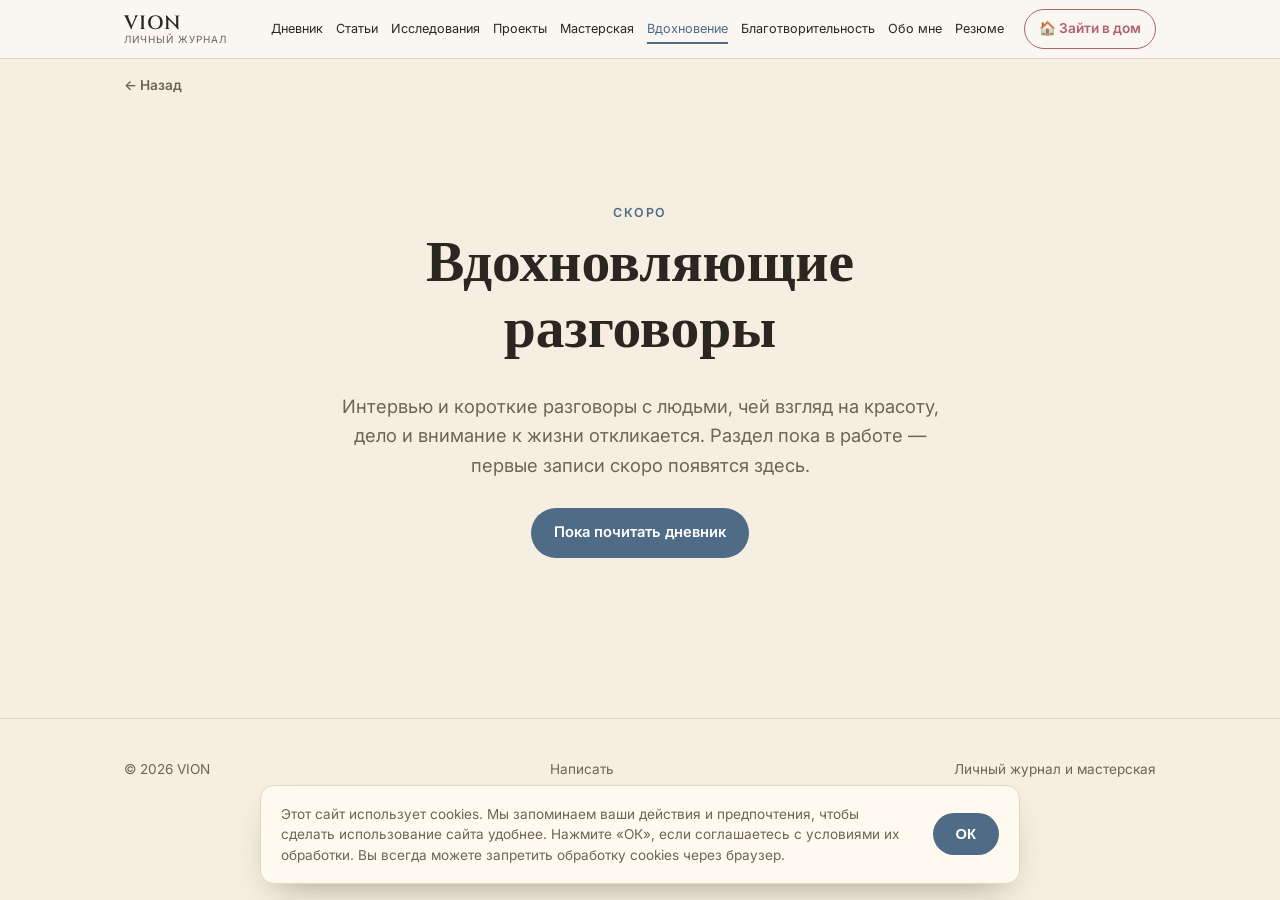
<file: inspiration.html>
<!DOCTYPE html>
<html lang="ru">
<head>
<meta charset="UTF-8">
<meta name="viewport" content="width=device-width, initial-scale=1.0">
<title>Вдохновение — VION</title>
<meta name="description" content="Вдохновляющие разговоры и интервью VION — скоро.">
<link rel="preconnect" href="https://fonts.googleapis.com">
<link rel="preconnect" href="https://fonts.gstatic.com" crossorigin>
<link href="https://fonts.googleapis.com/css2?family=Cinzel:wght@400;500;600;700&family=Astrum&family=Inter:wght@400;500;600&display=swap" rel="stylesheet">
<link rel="stylesheet" href="assets/css/style.css">
</head>
<body>

<header class="site-header">
  <div class="wrap">
    <a class="brand" href="index.html">VION<span>личный журнал</span></a>
    <div class="nav-wrap">
      <nav>
        <ul class="nav-links">
          <li><a href="journal.html">Дневник</a></li>
          <li><a href="science.html">Статьи</a></li>
          <li><a href="research.html">Исследования</a></li>
          <li><a href="projects.html">Проекты</a></li>
          <li><a href="candles.html">Мастерская</a></li>
          <li><a href="inspiration.html" aria-current="page">Вдохновение</a></li>
          <li><a href="charity.html">Благотворительность</a></li>
          <li><a href="about.html">Обо мне</a></li>
          <li><a href="resume.html">Резюме</a></li>
        </ul>
      </nav>
      <a class="house-cta" href="house.html">🏠 Зайти в дом</a>
      <button class="nav-toggle" aria-label="Меню">☰</button>
    </div>
  </div>
</header>

<div class="wrap"><button class="back-btn" onclick="history.back()">← Назад</button></div>

<main>
  <section class="stub wrap">
    <span class="eyebrow">Скоро</span>
    <h1>Вдохновляющие разговоры</h1>
    <p class="lede">Интервью и короткие разговоры с людьми, чей взгляд на красоту, дело и внимание к жизни откликается. Раздел пока в работе — первые записи скоро появятся здесь.</p>
    <div class="hero-actions" style="justify-content:center; margin-top:28px;">
      <a class="btn btn-primary" href="journal.html">Пока почитать дневник</a>
    </div>
  </section>
</main>

<footer class="site-footer">
  <div class="wrap">
    <span>© <span data-year>2026</span> VION</span>
    <a href="contact.html">Написать</a>
    <span>Личный журнал и мастерская</span>
  </div>
</footer>

<script src="assets/js/main.js"></script>
</body>
</html>
</file>
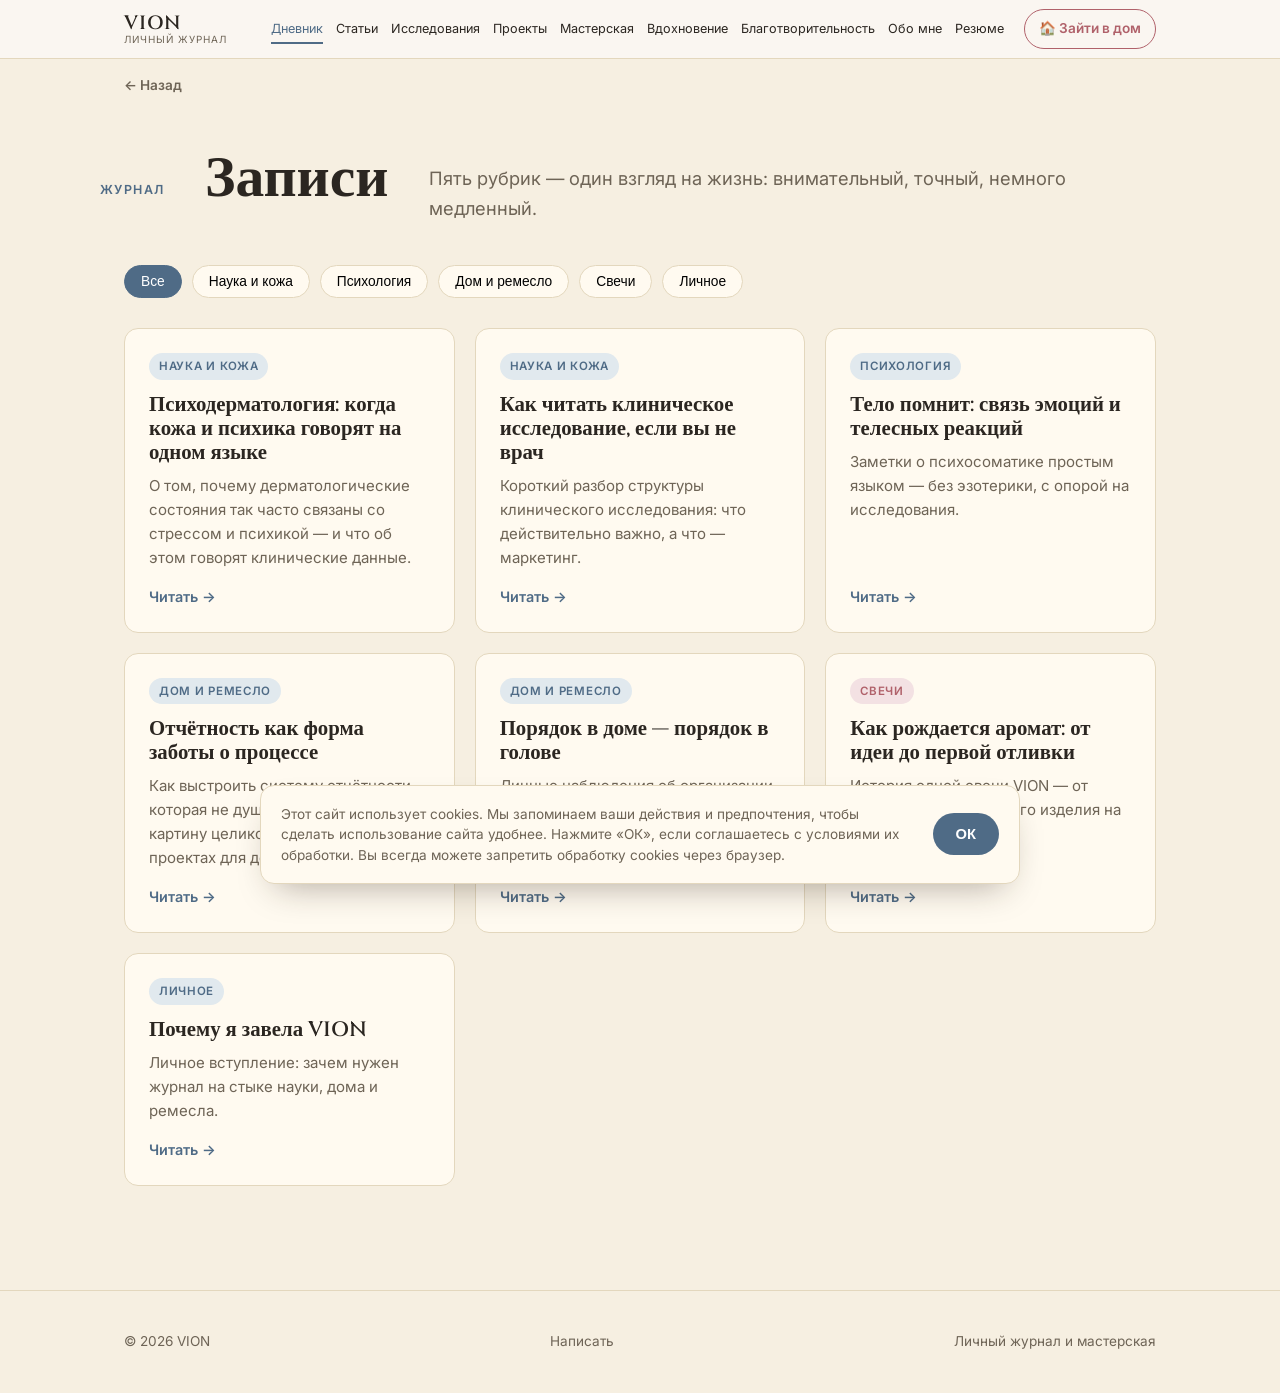
<file: journal.html>
<!DOCTYPE html>
<html lang="ru">
<head>
<meta charset="UTF-8">
<meta name="viewport" content="width=device-width, initial-scale=1.0">
<title>Журнал — VION</title>
<meta name="description" content="Записи VION: наука и кожа, психология, дом и ремесло, свечи, личное.">
<link rel="preconnect" href="https://fonts.googleapis.com">
<link rel="preconnect" href="https://fonts.gstatic.com" crossorigin>
<link href="https://fonts.googleapis.com/css2?family=Cinzel:wght@400;500;600;700&family=Astrum&family=Inter:wght@400;500;600&display=swap" rel="stylesheet">
<link rel="stylesheet" href="assets/css/style.css">
</head>
<body>

<header class="site-header">
  <div class="wrap">
    <a class="brand" href="index.html">VION<span>личный журнал</span></a>
    <div class="nav-wrap">
      <nav>
        <ul class="nav-links">
          <li><a href="journal.html" aria-current="page">Дневник</a></li>
          <li><a href="science.html">Статьи</a></li>
          <li><a href="research.html">Исследования</a></li>
          <li><a href="projects.html">Проекты</a></li>
          <li><a href="candles.html">Мастерская</a></li>
          <li><a href="inspiration.html">Вдохновение</a></li>
          <li><a href="charity.html">Благотворительность</a></li>
          <li><a href="about.html">Обо мне</a></li>
          <li><a href="resume.html">Резюме</a></li>
        </ul>
      </nav>
      <a class="house-cta" href="house.html">🏠 Зайти в дом</a>
      <button class="nav-toggle" aria-label="Меню">☰</button>
    </div>
  </div>
</header>

<div class="wrap"><button class="back-btn" onclick="history.back()">← Назад</button></div>

<main>
  <section class="hero wrap" style="padding-bottom:24px;">
    <span class="eyebrow">Журнал</span>
    <h1>Записи</h1>
    <p class="lede">Пять рубрик — один взгляд на жизнь: внимательный, точный, немного медленный.</p>
  </section>

  <section class="wrap">
    <div class="filters">
      <button class="filter-btn active" data-filter="все">Все</button>
      <button class="filter-btn" data-filter="наука и кожа">Наука и кожа</button>
      <button class="filter-btn" data-filter="психология">Психология</button>
      <button class="filter-btn" data-filter="дом и ремесло">Дом и ремесло</button>
      <button class="filter-btn" data-filter="свечи">Свечи</button>
      <button class="filter-btn" data-filter="личное">Личное</button>
    </div>

    <div class="entry-grid" style="padding-bottom:64px;">

      <article class="entry-card" data-cat="наука и кожа">
        <span class="cat">Наука и кожа</span>
        <h3>Психодерматология: когда кожа и психика говорят на одном языке</h3>
        <p class="excerpt">О том, почему дерматологические состояния так часто связаны со стрессом и психикой — и что об этом говорят клинические данные.</p>
        <details>
          <summary>Читать</summary>
          <div class="full-text">Это черновик записи. Замените этот текст своим материалом — расскажите о конкретном исследовании, случае из практики или наблюдении на стыке дерматологии и психологии.</div>
        </details>
      </article>

      <article class="entry-card" data-cat="наука и кожа">
        <span class="cat">Наука и кожа</span>
        <h3>Как читать клиническое исследование, если вы не врач</h3>
        <p class="excerpt">Короткий разбор структуры клинического исследования: что действительно важно, а что — маркетинг.</p>
        <details>
          <summary>Читать</summary>
          <div class="full-text">Это черновик записи. Замените этот текст своим материалом.</div>
        </details>
      </article>

      <article class="entry-card" data-cat="психология">
        <span class="cat">Психология</span>
        <h3>Тело помнит: связь эмоций и телесных реакций</h3>
        <p class="excerpt">Заметки о психосоматике простым языком — без эзотерики, с опорой на исследования.</p>
        <details>
          <summary>Читать</summary>
          <div class="full-text">Это черновик записи. Замените этот текст своим материалом.</div>
        </details>
      </article>

      <article class="entry-card" data-cat="дом и ремесло">
        <span class="cat">Дом и ремесло</span>
        <h3>Отчётность как форма заботы о процессе</h3>
        <p class="excerpt">Как выстроить систему отчётности, которая не душит, а помогает видеть картину целиком — в работе и в проектах для дома.</p>
        <details>
          <summary>Читать</summary>
          <div class="full-text">Это черновик записи. Замените этот текст своим материалом.</div>
        </details>
      </article>

      <article class="entry-card" data-cat="дом и ремесло">
        <span class="cat">Дом и ремесло</span>
        <h3>Порядок в доме — порядок в голове</h3>
        <p class="excerpt">Личные наблюдения об организации пространства и о том, как это отражается на внутреннем состоянии.</p>
        <details>
          <summary>Читать</summary>
          <div class="full-text">Это черновик записи. Замените этот текст своим материалом.</div>
        </details>
      </article>

      <article class="entry-card" data-cat="свечи">
        <span class="cat">Свечи</span>
        <h3>Как рождается аромат: от идеи до первой отливки</h3>
        <p class="excerpt">История одной свечи VION — от вдохновения до готового изделия на полке.</p>
        <details>
          <summary>Читать</summary>
          <div class="full-text">Это черновик записи. Замените этот текст своим материалом.</div>
        </details>
      </article>

      <article class="entry-card" data-cat="личное">
        <span class="cat">Личное</span>
        <h3>Почему я завела VION</h3>
        <p class="excerpt">Личное вступление: зачем нужен журнал на стыке науки, дома и ремесла.</p>
        <details>
          <summary>Читать</summary>
          <div class="full-text">Это черновик записи. Замените этот текст своим материалом — это отличное место для настоящего личного вступления.</div>
        </details>
      </article>

    </div>
  </section>
</main>

<footer class="site-footer">
  <div class="wrap">
    <span>© <span data-year>2026</span> VION</span>
    <a href="contact.html">Написать</a>
    <span>Личный журнал и мастерская</span>
  </div>
</footer>

<script src="assets/js/main.js"></script>
</body>
</html>
</file>
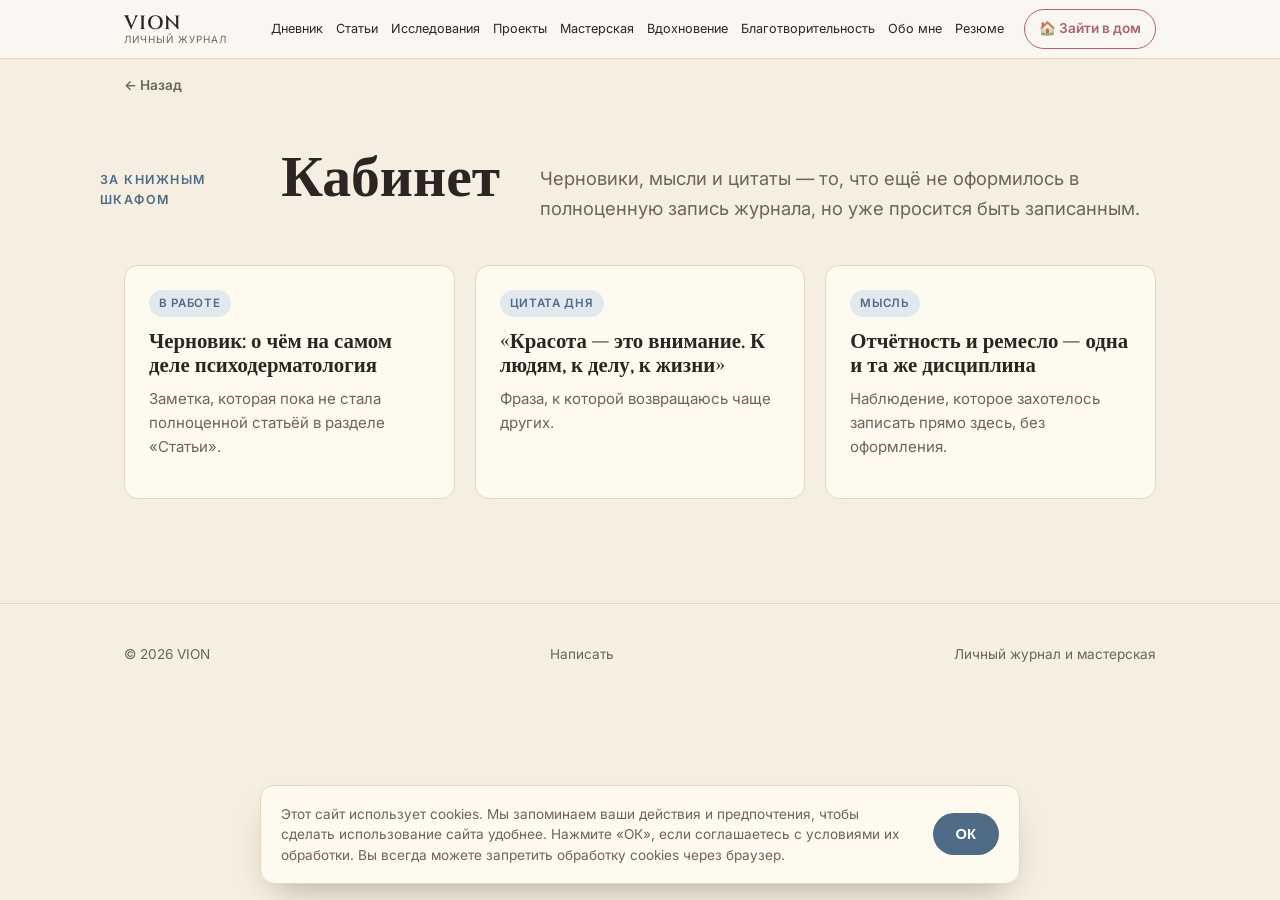
<file: kabinet.html>
<!DOCTYPE html>
<html lang="ru">
<head>
<meta charset="UTF-8">
<meta name="viewport" content="width=device-width, initial-scale=1.0">
<title>Кабинет VION</title>
<meta name="description" content="За книжным шкафом: статьи, мысли и то, что сейчас в работе.">
<link rel="preconnect" href="https://fonts.googleapis.com">
<link rel="preconnect" href="https://fonts.gstatic.com" crossorigin>
<link href="https://fonts.googleapis.com/css2?family=Cinzel:wght@400;500;600;700&family=Astrum&family=Inter:wght@400;500;600&display=swap" rel="stylesheet">
<link rel="stylesheet" href="assets/css/style.css">
</head>
<body>

<header class="site-header">
  <div class="wrap">
    <a class="brand" href="index.html">VION<span>личный журнал</span></a>
    <div class="nav-wrap">
      <nav>
        <ul class="nav-links">
          <li><a href="journal.html">Дневник</a></li>
          <li><a href="science.html">Статьи</a></li>
          <li><a href="research.html">Исследования</a></li>
          <li><a href="projects.html">Проекты</a></li>
          <li><a href="candles.html">Мастерская</a></li>
          <li><a href="inspiration.html">Вдохновение</a></li>
          <li><a href="charity.html">Благотворительность</a></li>
          <li><a href="about.html">Обо мне</a></li>
          <li><a href="resume.html">Резюме</a></li>
        </ul>
      </nav>
      <a class="house-cta" href="house.html">🏠 Зайти в дом</a>
      <button class="nav-toggle" aria-label="Меню">☰</button>
    </div>
  </div>
</header>

<div class="wrap"><button class="back-btn" onclick="history.back()">← Назад</button></div>

<main>
  <section class="hero wrap" style="padding-bottom:24px;">
    <span class="eyebrow">За книжным шкафом</span>
    <h1>Кабинет</h1>
    <p class="lede">Черновики, мысли и цитаты — то, что ещё не оформилось в полноценную запись журнала, но уже просится быть записанным.</p>
  </section>

  <section class="wrap">
    <div class="entry-grid" style="padding-bottom:64px;">
      <article class="entry-card" data-cat="мысли">
        <span class="cat">В работе</span>
        <h3>Черновик: о чём на самом деле психодерматология</h3>
        <p class="excerpt">Заметка, которая пока не стала полноценной статьёй в разделе «Статьи».</p>
      </article>
      <article class="entry-card" data-cat="цитата">
        <span class="cat">Цитата дня</span>
        <h3>«Красота — это внимание. К людям, к делу, к жизни»</h3>
        <p class="excerpt">Фраза, к которой возвращаюсь чаще других.</p>
      </article>
      <article class="entry-card" data-cat="мысли">
        <span class="cat">Мысль</span>
        <h3>Отчётность и ремесло — одна и та же дисциплина</h3>
        <p class="excerpt">Наблюдение, которое захотелось записать прямо здесь, без оформления.</p>
      </article>
    </div>
  </section>
</main>

<footer class="site-footer">
  <div class="wrap">
    <span>© <span data-year>2026</span> VION</span>
    <a href="contact.html">Написать</a>
    <span>Личный журнал и мастерская</span>
  </div>
</footer>

<script src="assets/js/main.js"></script>
</body>
</html>
</file>
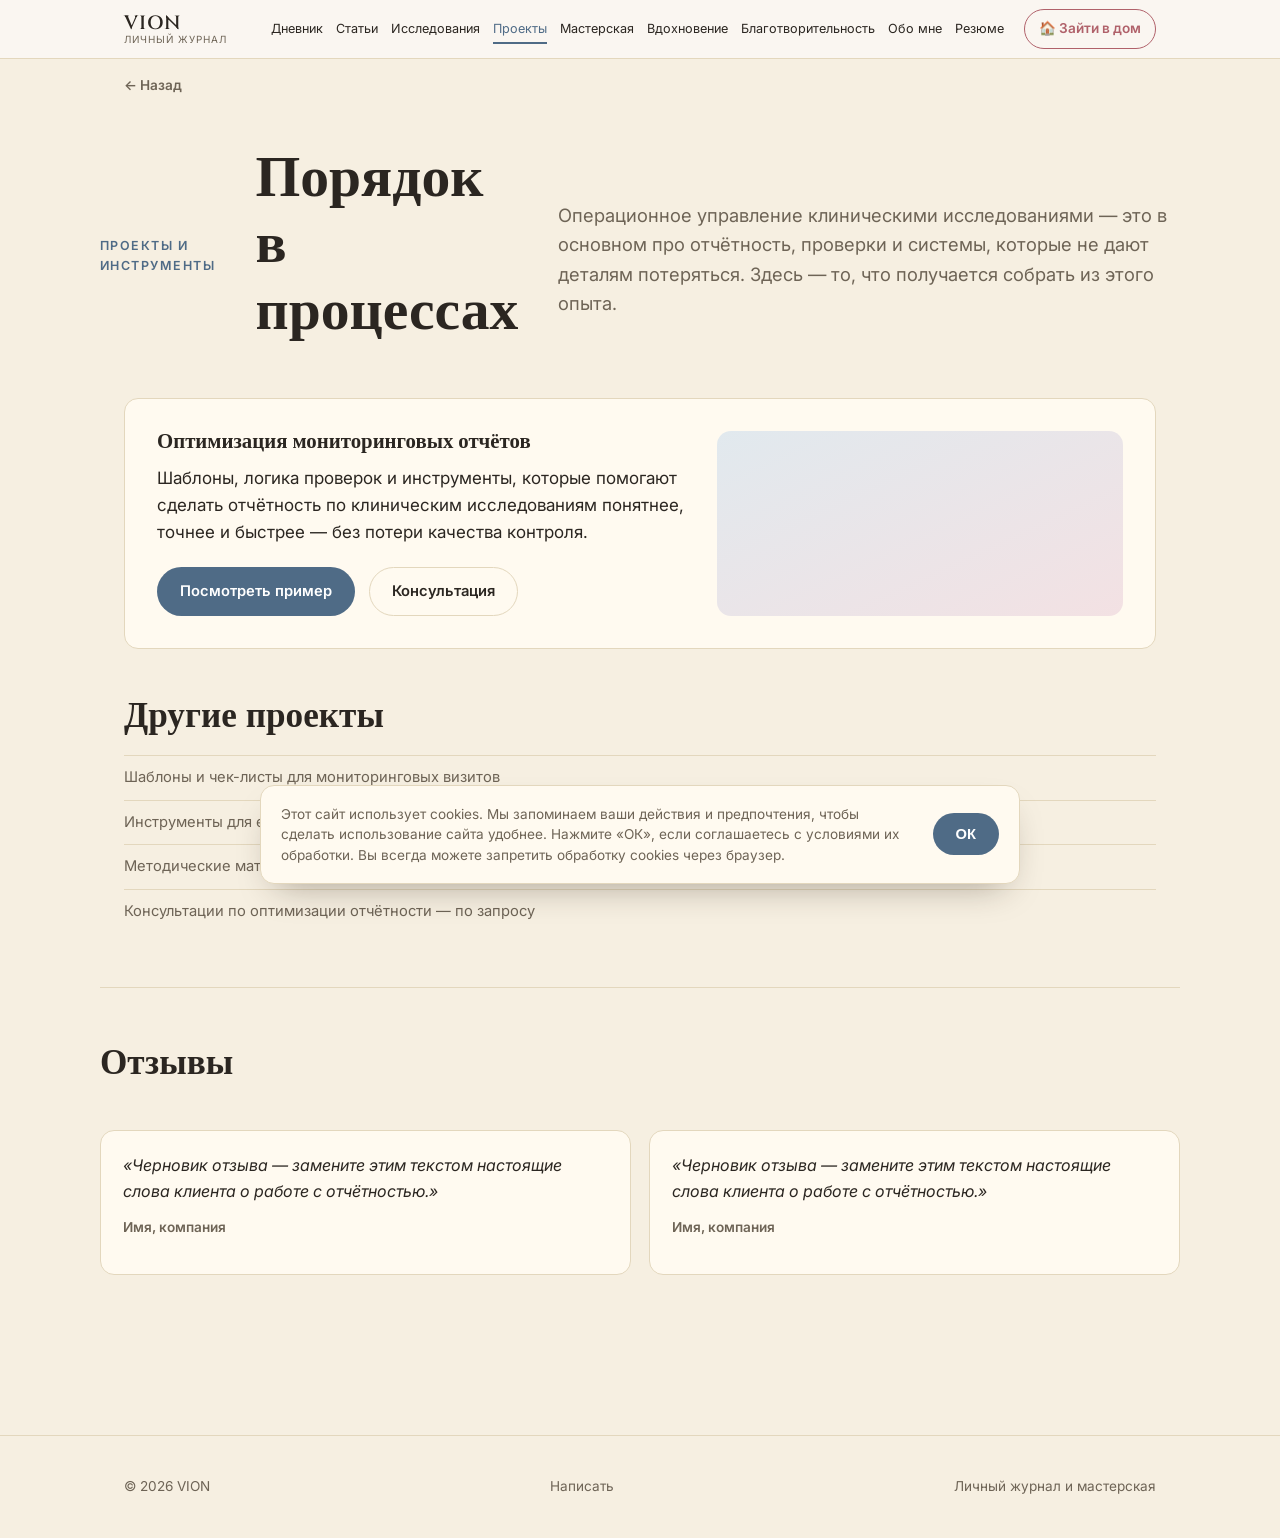
<file: projects.html>
<!DOCTYPE html>
<html lang="ru">
<head>
<meta charset="UTF-8">
<meta name="viewport" content="width=device-width, initial-scale=1.0">
<title>Проекты — VION</title>
<meta name="description" content="Проекты и инструменты для операционного управления клиническими исследованиями.">
<link rel="preconnect" href="https://fonts.googleapis.com">
<link rel="preconnect" href="https://fonts.gstatic.com" crossorigin>
<link href="https://fonts.googleapis.com/css2?family=Cinzel:wght@400;500;600;700&family=Astrum&family=Inter:wght@400;500;600&display=swap" rel="stylesheet">
<link rel="stylesheet" href="assets/css/style.css">
</head>
<body>

<header class="site-header">
  <div class="wrap">
    <a class="brand" href="index.html">VION<span>личный журнал</span></a>
    <div class="nav-wrap">
      <nav>
        <ul class="nav-links">
          <li><a href="journal.html">Дневник</a></li>
          <li><a href="science.html">Статьи</a></li>
          <li><a href="research.html">Исследования</a></li>
          <li><a href="projects.html" aria-current="page">Проекты</a></li>
          <li><a href="candles.html">Мастерская</a></li>
          <li><a href="inspiration.html">Вдохновение</a></li>
          <li><a href="charity.html">Благотворительность</a></li>
          <li><a href="about.html">Обо мне</a></li>
          <li><a href="resume.html">Резюме</a></li>
        </ul>
      </nav>
      <a class="house-cta" href="house.html">🏠 Зайти в дом</a>
      <button class="nav-toggle" aria-label="Меню">☰</button>
    </div>
  </div>
</header>

<div class="wrap"><button class="back-btn" onclick="history.back()">← Назад</button></div>

<main>
  <section class="hero wrap" style="padding-bottom:24px;">
    <span class="eyebrow">Проекты и инструменты</span>
    <h1>Порядок в процессах</h1>
    <p class="lede">Операционное управление клиническими исследованиями — это в основном про отчётность, проверки и системы, которые не дают деталям потеряться. Здесь — то, что получается собрать из этого опыта.</p>
  </section>

  <section class="wrap">
    <div class="project-block" style="margin-bottom:28px;">
      <div>
        <h3>Оптимизация мониторинговых отчётов</h3>
        <p class="excerpt">Шаблоны, логика проверок и инструменты, которые помогают сделать отчётность по клиническим исследованиям понятнее, точнее и быстрее — без потери качества контроля.</p>
        <div class="hero-actions" style="margin-top:20px;">
          <a class="btn btn-primary" href="contact.html">Посмотреть пример</a>
          <a class="btn btn-ghost" href="contact.html">Консультация</a>
        </div>
      </div>
      <div class="thumb"></div>
    </div>

    <h2 style="margin-top:48px;">Другие проекты</h2>
    <ul class="tool-list" style="margin-bottom:64px;">
      <li>Шаблоны и чек-листы для мониторинговых визитов</li>
      <li>Инструменты для ежедневной работы с отчётностью</li>
      <li>Методические материалы по процессам контроля качества</li>
      <li>Консультации по оптимизации отчётности — по запросу</li>
    </ul>
  </section>

  <section class="section wrap">
    <div class="section-head"><h2>Отзывы</h2></div>
    <div class="review-grid" style="padding-bottom:64px;">
      <div class="review-card">
        <p class="quote">«Черновик отзыва — замените этим текстом настоящие слова клиента о работе с отчётностью.»</p>
        <p class="author">Имя, компания</p>
      </div>
      <div class="review-card">
        <p class="quote">«Черновик отзыва — замените этим текстом настоящие слова клиента о работе с отчётностью.»</p>
        <p class="author">Имя, компания</p>
      </div>
    </div>
  </section>
</main>

<footer class="site-footer">
  <div class="wrap">
    <span>© <span data-year>2026</span> VION</span>
    <a href="contact.html">Написать</a>
    <span>Личный журнал и мастерская</span>
  </div>
</footer>

<script src="assets/js/main.js"></script>
</body>
</html>
</file>
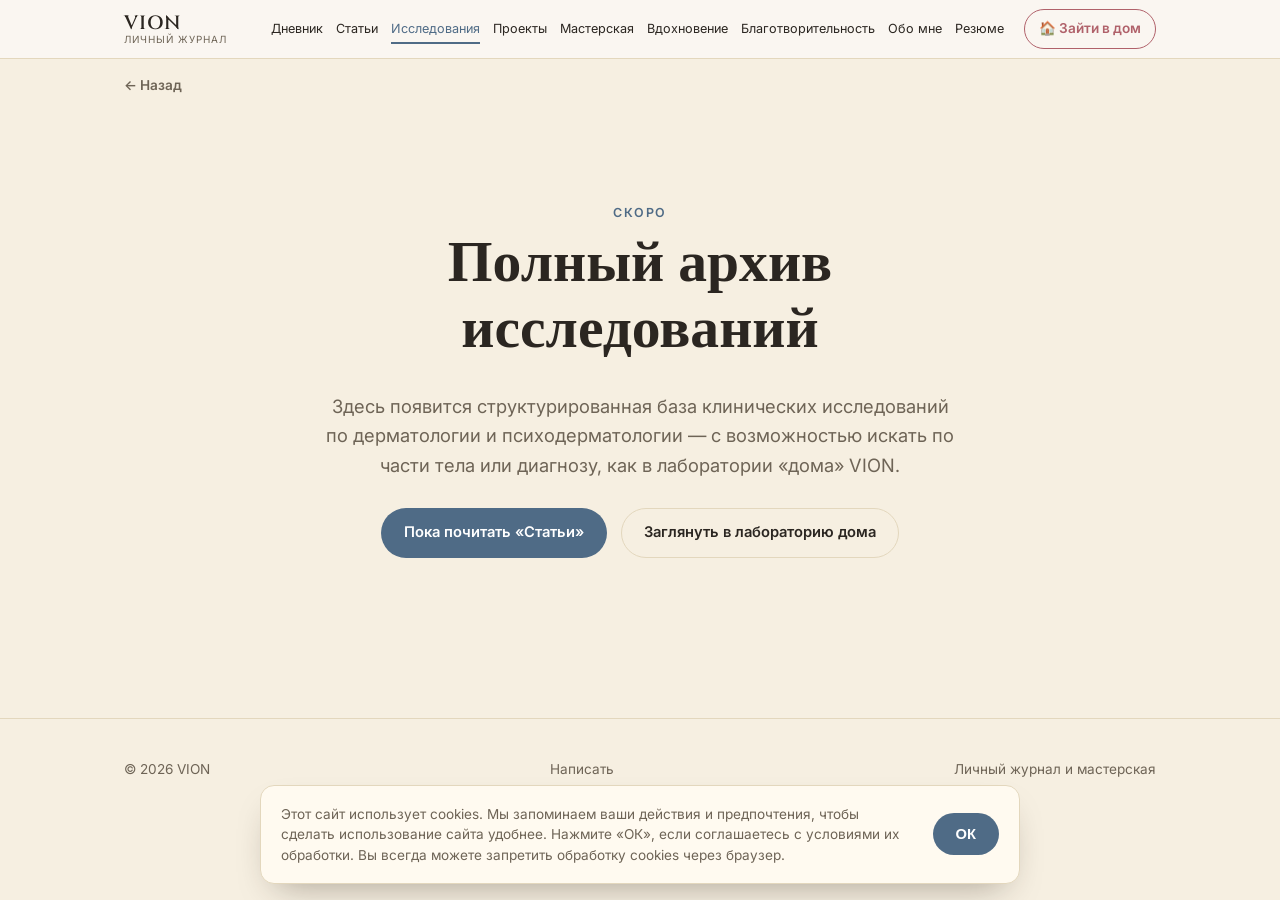
<file: research.html>
<!DOCTYPE html>
<html lang="ru">
<head>
<meta charset="UTF-8">
<meta name="viewport" content="width=device-width, initial-scale=1.0">
<title>Исследования — VION</title>
<meta name="description" content="Архив клинических исследований VION — скоро.">
<link rel="preconnect" href="https://fonts.googleapis.com">
<link rel="preconnect" href="https://fonts.gstatic.com" crossorigin>
<link href="https://fonts.googleapis.com/css2?family=Cinzel:wght@400;500;600;700&family=Astrum&family=Inter:wght@400;500;600&display=swap" rel="stylesheet">
<link rel="stylesheet" href="assets/css/style.css">
</head>
<body>

<header class="site-header">
  <div class="wrap">
    <a class="brand" href="index.html">VION<span>личный журнал</span></a>
    <div class="nav-wrap">
      <nav>
        <ul class="nav-links">
          <li><a href="journal.html">Дневник</a></li>
          <li><a href="science.html">Статьи</a></li>
          <li><a href="research.html" aria-current="page">Исследования</a></li>
          <li><a href="projects.html">Проекты</a></li>
          <li><a href="candles.html">Мастерская</a></li>
          <li><a href="inspiration.html">Вдохновение</a></li>
          <li><a href="charity.html">Благотворительность</a></li>
          <li><a href="about.html">Обо мне</a></li>
          <li><a href="resume.html">Резюме</a></li>
        </ul>
      </nav>
      <a class="house-cta" href="house.html">🏠 Зайти в дом</a>
      <button class="nav-toggle" aria-label="Меню">☰</button>
    </div>
  </div>
</header>

<div class="wrap"><button class="back-btn" onclick="history.back()">← Назад</button></div>

<main>
  <section class="stub wrap">
    <span class="eyebrow">Скоро</span>
    <h1>Полный архив исследований</h1>
    <p class="lede">Здесь появится структурированная база клинических исследований по дерматологии и психодерматологии — с возможностью искать по части тела или диагнозу, как в лаборатории «дома» VION.</p>
    <div class="hero-actions" style="justify-content:center; margin-top:28px;">
      <a class="btn btn-primary" href="science.html">Пока почитать «Статьи»</a>
      <a class="btn btn-ghost" href="house.html">Заглянуть в лабораторию дома</a>
    </div>
  </section>
</main>

<footer class="site-footer">
  <div class="wrap">
    <span>© <span data-year>2026</span> VION</span>
    <a href="contact.html">Написать</a>
    <span>Личный журнал и мастерская</span>
  </div>
</footer>

<script src="assets/js/main.js"></script>
</body>
</html>
</file>
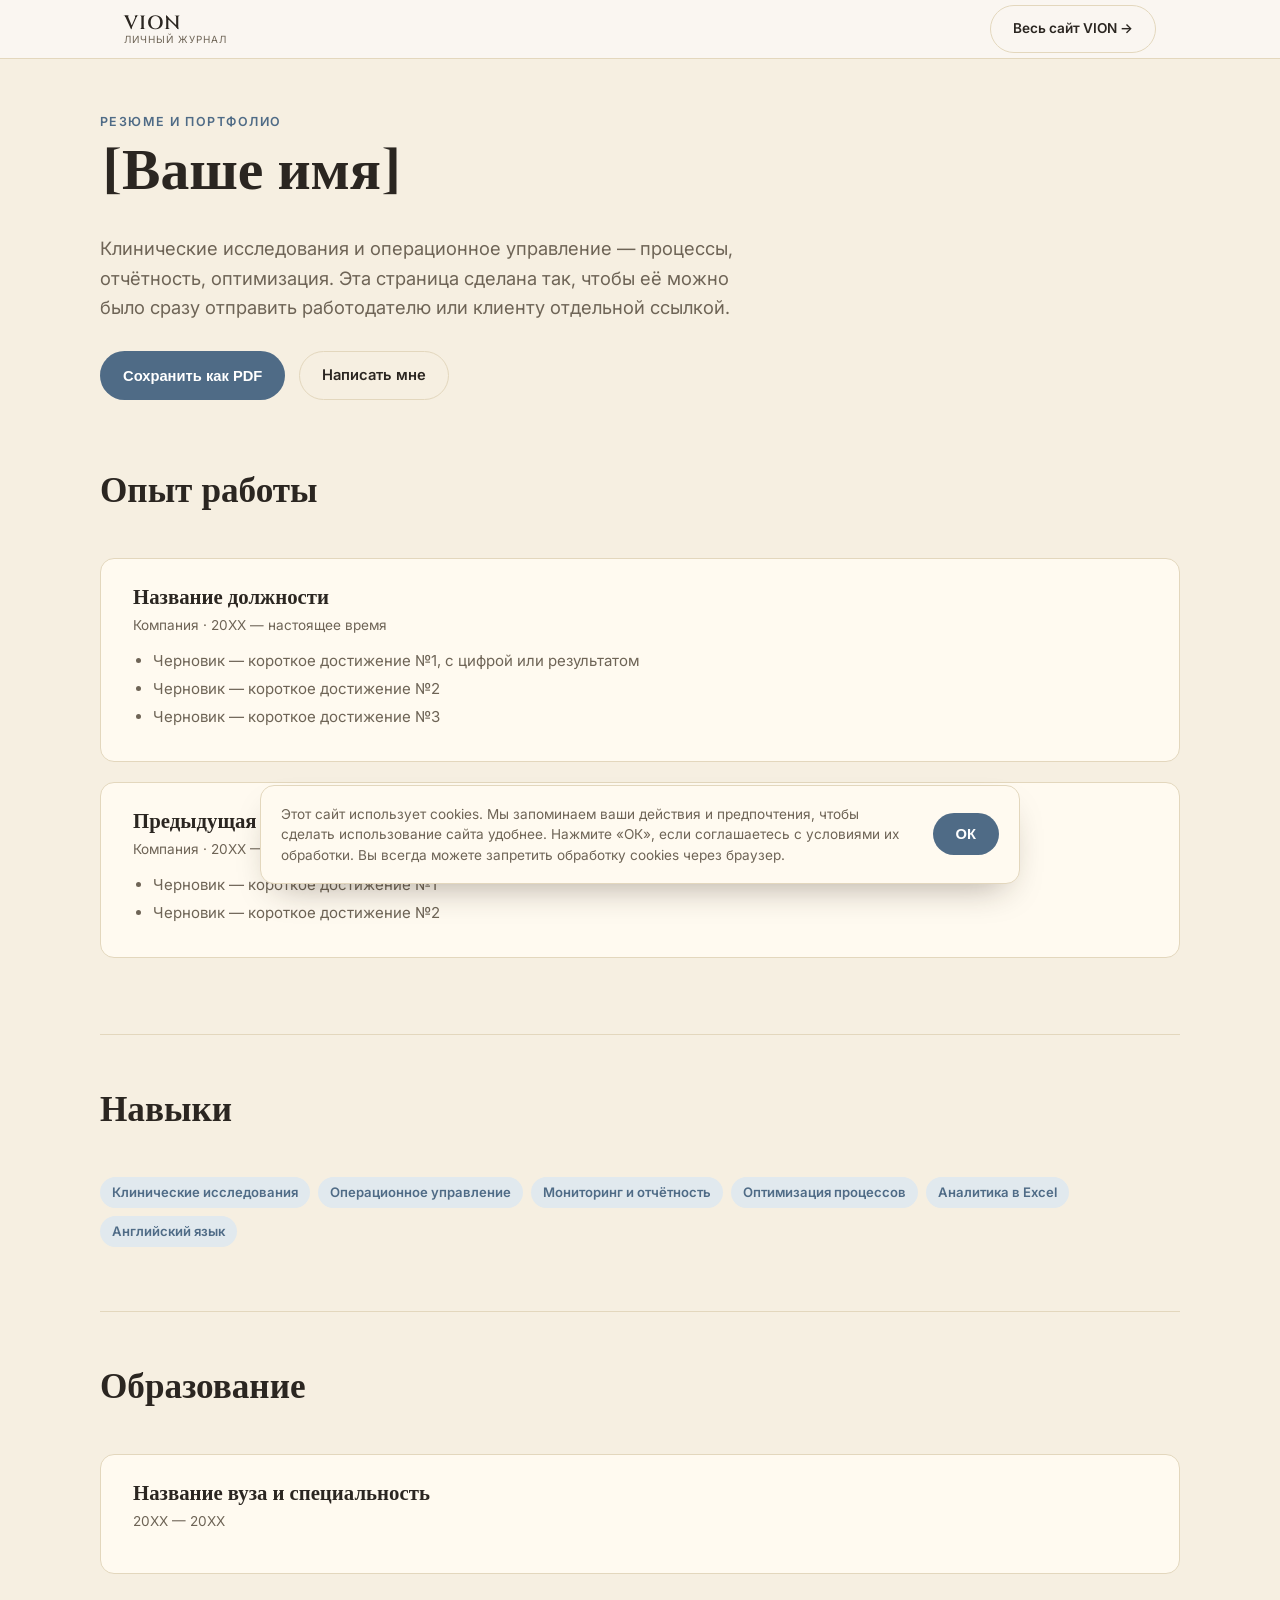
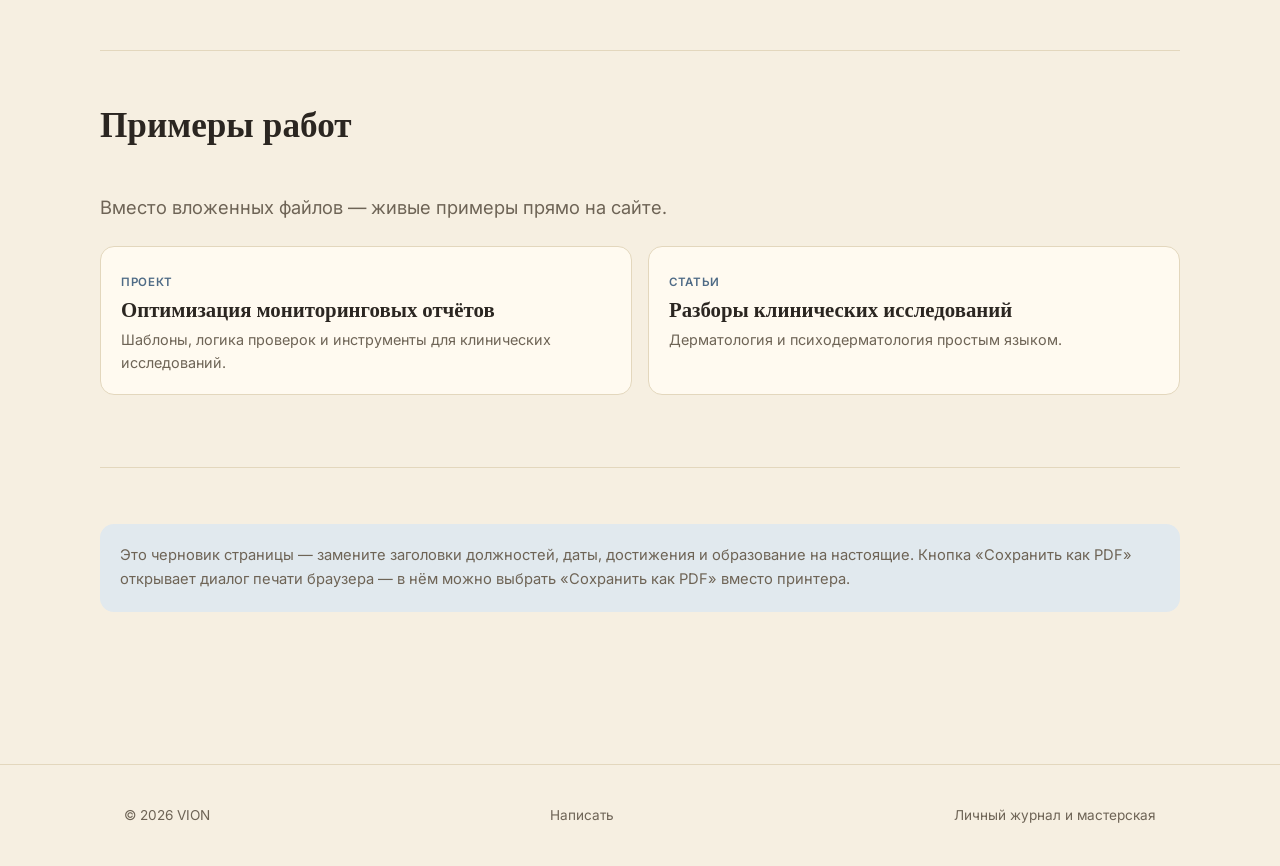
<file: resume.html>
<!DOCTYPE html>
<html lang="ru">
<head>
<meta charset="UTF-8">
<meta name="viewport" content="width=device-width, initial-scale=1.0">
<title>Резюме — VION</title>
<meta name="description" content="Резюме и портфолио: клинические исследования, операционное управление, оптимизация отчётности.">
<link rel="preconnect" href="https://fonts.googleapis.com">
<link rel="preconnect" href="https://fonts.gstatic.com" crossorigin>
<link href="https://fonts.googleapis.com/css2?family=Cinzel:wght@400;500;600;700&family=Astrum&family=Inter:wght@400;500;600&display=swap" rel="stylesheet">
<link rel="stylesheet" href="assets/css/style.css">
</head>
<body>

<header class="site-header">
  <div class="wrap">
    <a class="brand" href="index.html">VION<span>личный журнал</span></a>
    <a class="btn btn-ghost no-print" href="index.html" style="font-size:0.85rem;">Весь сайт VION →</a>
  </div>
</header>

<main>
  <section class="hero wrap" style="padding-bottom:16px;">
    <div class="hero-text">
      <span class="eyebrow">Резюме и портфолио</span>
      <h1>[Ваше имя]</h1>
      <p class="lede">Клинические исследования и операционное управление — процессы, отчётность, оптимизация. Эта страница сделана так, чтобы её можно было сразу отправить работодателю или клиенту отдельной ссылкой.</p>
      <div class="hero-actions">
        <button class="btn btn-primary no-print" type="button" onclick="window.print()">Сохранить как PDF</button>
        <a class="btn btn-ghost" href="contact.html">Написать мне</a>
      </div>
    </div>
  </section>

  <section class="section wrap" style="border-top:none;">
    <div class="section-head"><h2>Опыт работы</h2></div>

    <div class="resume-block">
      <h3>Название должности</h3>
      <p class="meta">Компания · 20XX — настоящее время</p>
      <ul>
        <li>Черновик — короткое достижение №1, с цифрой или результатом</li>
        <li>Черновик — короткое достижение №2</li>
        <li>Черновик — короткое достижение №3</li>
      </ul>
    </div>

    <div class="resume-block">
      <h3>Предыдущая должность</h3>
      <p class="meta">Компания · 20XX — 20XX</p>
      <ul>
        <li>Черновик — короткое достижение №1</li>
        <li>Черновик — короткое достижение №2</li>
      </ul>
    </div>
  </section>

  <section class="section wrap">
    <div class="section-head"><h2>Навыки</h2></div>
    <div class="tag-list" style="padding-bottom:8px;">
      <span class="tag">Клинические исследования</span>
      <span class="tag">Операционное управление</span>
      <span class="tag">Мониторинг и отчётность</span>
      <span class="tag">Оптимизация процессов</span>
      <span class="tag">Аналитика в Excel</span>
      <span class="tag">Английский язык</span>
    </div>
  </section>

  <section class="section wrap">
    <div class="section-head"><h2>Образование</h2></div>
    <div class="resume-block">
      <h3>Название вуза и специальность</h3>
      <p class="meta">20XX — 20XX</p>
    </div>
  </section>

  <section class="section wrap">
    <div class="section-head"><h2>Примеры работ</h2></div>
    <p class="lede" style="margin-bottom:24px;">Вместо вложенных файлов — живые примеры прямо на сайте.</p>
    <div class="portfolio-grid" style="padding-bottom:16px;">
      <a class="portfolio-card" href="projects.html">
        <span class="cat">Проект</span>
        <h3>Оптимизация мониторинговых отчётов</h3>
        <p>Шаблоны, логика проверок и инструменты для клинических исследований.</p>
      </a>
      <a class="portfolio-card" href="science.html">
        <span class="cat">Статьи</span>
        <h3>Разборы клинических исследований</h3>
        <p>Дерматология и психодерматология простым языком.</p>
      </a>
    </div>
  </section>

  <section class="section wrap">
    <div class="note-box" style="margin-bottom:56px;">
      Это черновик страницы — замените заголовки должностей, даты, достижения и образование на настоящие. Кнопка «Сохранить как PDF» открывает диалог печати браузера — в нём можно выбрать «Сохранить как PDF» вместо принтера.
    </div>
  </section>
</main>

<footer class="site-footer">
  <div class="wrap">
    <span>© <span data-year>2026</span> VION</span>
    <a href="contact.html">Написать</a>
    <span>Личный журнал и мастерская</span>
  </div>
</footer>

<script src="assets/js/main.js"></script>
</body>
</html>
</file>
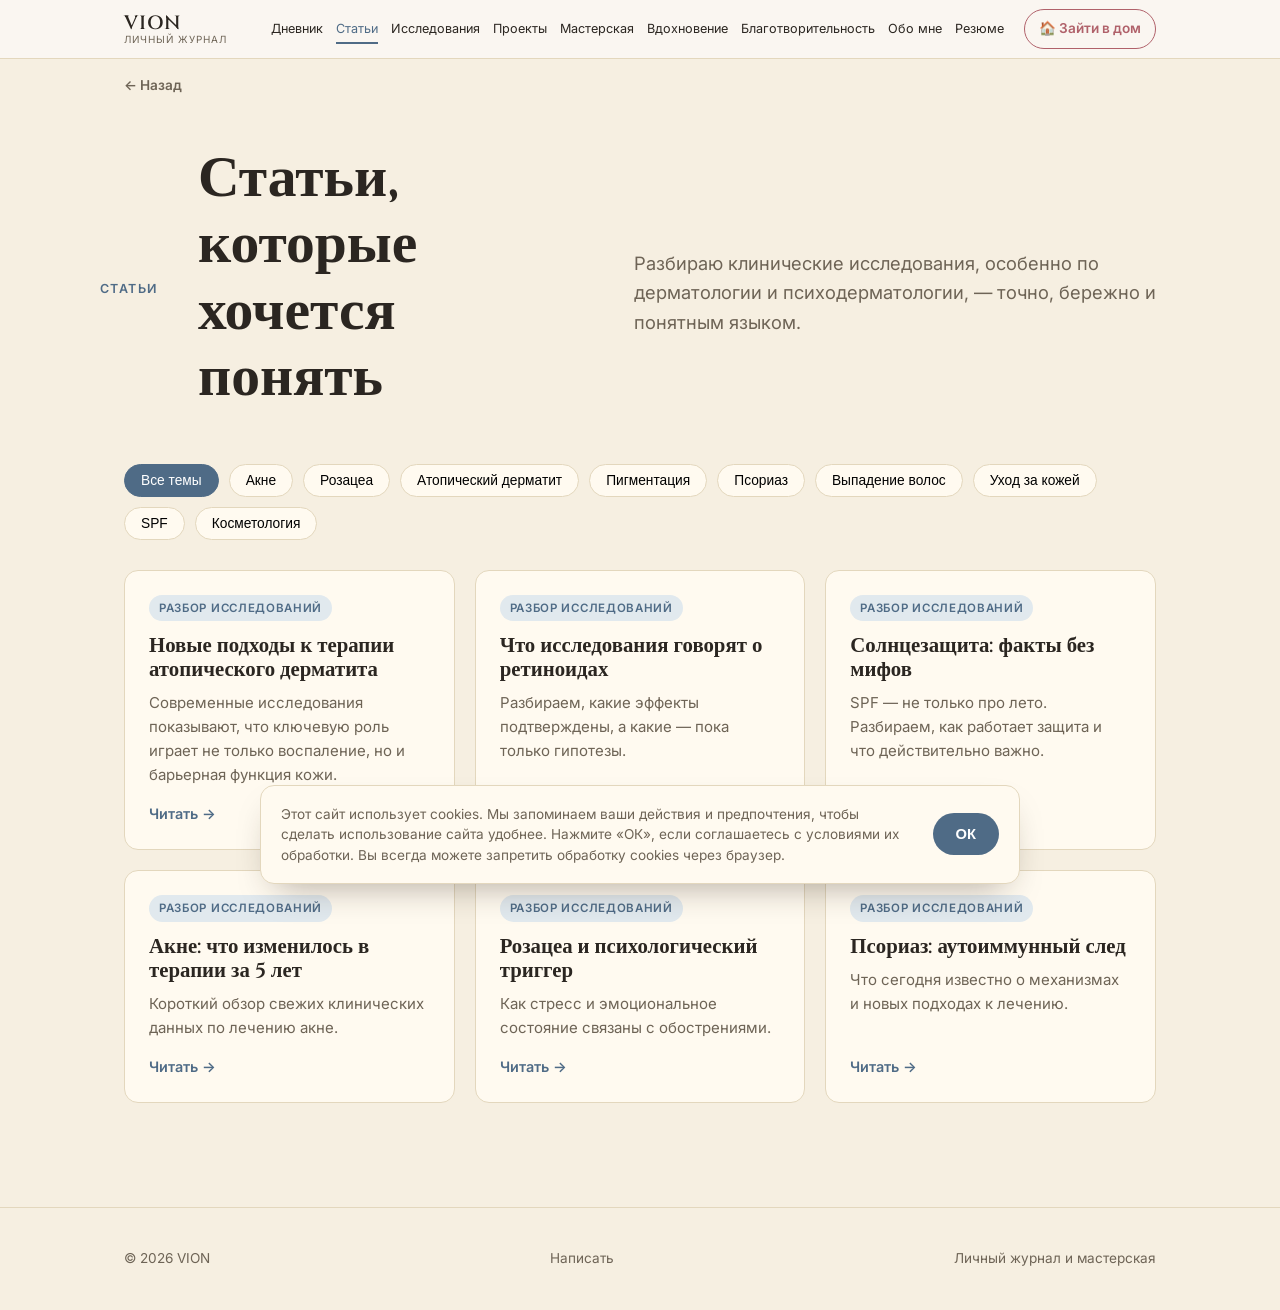
<file: science.html>
<!DOCTYPE html>
<html lang="ru">
<head>
<meta charset="UTF-8">
<meta name="viewport" content="width=device-width, initial-scale=1.0">
<title>Статьи — VION</title>
<meta name="description" content="Разборы клинических исследований: дерматология, психодерматология, уход за кожей.">
<link rel="preconnect" href="https://fonts.googleapis.com">
<link rel="preconnect" href="https://fonts.gstatic.com" crossorigin>
<link href="https://fonts.googleapis.com/css2?family=Cinzel:wght@400;500;600;700&family=Astrum&family=Inter:wght@400;500;600&display=swap" rel="stylesheet">
<link rel="stylesheet" href="assets/css/style.css">
</head>
<body>

<header class="site-header">
  <div class="wrap">
    <a class="brand" href="index.html">VION<span>личный журнал</span></a>
    <div class="nav-wrap">
      <nav>
        <ul class="nav-links">
          <li><a href="journal.html">Дневник</a></li>
          <li><a href="science.html" aria-current="page">Статьи</a></li>
          <li><a href="research.html">Исследования</a></li>
          <li><a href="projects.html">Проекты</a></li>
          <li><a href="candles.html">Мастерская</a></li>
          <li><a href="inspiration.html">Вдохновение</a></li>
          <li><a href="charity.html">Благотворительность</a></li>
          <li><a href="about.html">Обо мне</a></li>
          <li><a href="resume.html">Резюме</a></li>
        </ul>
      </nav>
      <a class="house-cta" href="house.html">🏠 Зайти в дом</a>
      <button class="nav-toggle" aria-label="Меню">☰</button>
    </div>
  </div>
</header>

<div class="wrap"><button class="back-btn" onclick="history.back()">← Назад</button></div>

<main>
  <section class="hero wrap" style="padding-bottom:24px;">
    <span class="eyebrow">Статьи</span>
    <h1>Статьи, которые хочется понять</h1>
    <p class="lede">Разбираю клинические исследования, особенно по дерматологии и психодерматологии, — точно, бережно и понятным языком.</p>
  </section>

  <section class="wrap">
    <div class="filters">
      <button class="filter-btn active" data-filter="все">Все темы</button>
      <button class="filter-btn" data-filter="акне">Акне</button>
      <button class="filter-btn" data-filter="розацеа">Розацеа</button>
      <button class="filter-btn" data-filter="атопический дерматит">Атопический дерматит</button>
      <button class="filter-btn" data-filter="пигментация">Пигментация</button>
      <button class="filter-btn" data-filter="псориаз">Псориаз</button>
      <button class="filter-btn" data-filter="выпадение волос">Выпадение волос</button>
      <button class="filter-btn" data-filter="уход за кожей">Уход за кожей</button>
      <button class="filter-btn" data-filter="spf">SPF</button>
      <button class="filter-btn" data-filter="косметология">Косметология</button>
    </div>

    <div class="entry-grid" style="padding-bottom:64px;">
      <article class="entry-card" data-cat="атопический дерматит">
        <span class="cat">Разбор исследований</span>
        <h3>Новые подходы к терапии атопического дерматита</h3>
        <p class="excerpt">Современные исследования показывают, что ключевую роль играет не только воспаление, но и барьерная функция кожи.</p>
        <details><summary>Читать</summary><div class="full-text">Черновик — замените этот текст настоящим разбором исследования.</div></details>
      </article>
      <article class="entry-card" data-cat="уход за кожей">
        <span class="cat">Разбор исследований</span>
        <h3>Что исследования говорят о ретиноидах</h3>
        <p class="excerpt">Разбираем, какие эффекты подтверждены, а какие — пока только гипотезы.</p>
        <details><summary>Читать</summary><div class="full-text">Черновик — замените этот текст настоящим разбором исследования.</div></details>
      </article>
      <article class="entry-card" data-cat="spf">
        <span class="cat">Разбор исследований</span>
        <h3>Солнцезащита: факты без мифов</h3>
        <p class="excerpt">SPF — не только про лето. Разбираем, как работает защита и что действительно важно.</p>
        <details><summary>Читать</summary><div class="full-text">Черновик — замените этот текст настоящим разбором исследования.</div></details>
      </article>
      <article class="entry-card" data-cat="акне">
        <span class="cat">Разбор исследований</span>
        <h3>Акне: что изменилось в терапии за 5 лет</h3>
        <p class="excerpt">Короткий обзор свежих клинических данных по лечению акне.</p>
        <details><summary>Читать</summary><div class="full-text">Черновик — замените этот текст настоящим разбором исследования.</div></details>
      </article>
      <article class="entry-card" data-cat="розацеа">
        <span class="cat">Разбор исследований</span>
        <h3>Розацеа и психологический триггер</h3>
        <p class="excerpt">Как стресс и эмоциональное состояние связаны с обострениями.</p>
        <details><summary>Читать</summary><div class="full-text">Черновик — замените этот текст настоящим разбором исследования.</div></details>
      </article>
      <article class="entry-card" data-cat="псориаз">
        <span class="cat">Разбор исследований</span>
        <h3>Псориаз: аутоиммунный след</h3>
        <p class="excerpt">Что сегодня известно о механизмах и новых подходах к лечению.</p>
        <details><summary>Читать</summary><div class="full-text">Черновик — замените этот текст настоящим разбором исследования.</div></details>
      </article>
    </div>
  </section>
</main>

<footer class="site-footer">
  <div class="wrap">
    <span>© <span data-year>2026</span> VION</span>
    <a href="contact.html">Написать</a>
    <span>Личный журнал и мастерская</span>
  </div>
</footer>

<script src="assets/js/main.js"></script>
</body>
</html>
</file>
<file: assets/css/style.css>
/* =========================================================
   VION — личный журнал. Базовая дизайн-система сайта.
   ========================================================= */

:root {
  --color-bg: #f6efe1;
  --color-bg-alt: #efe4cf;
  --color-surface: #fffaf0;
  --color-text: #2b2621;
  --color-text-soft: #6e6456;
  --color-line: #e3d7bd;
  --color-accent: #4f6b86;       /* пыльно-синий — наука/журнал */
  --color-accent-soft: #e1e9ee;
  --color-accent-2: #b0616a;     /* KAER — свечи/тепло */
  --color-accent-2-soft: #f3e1e3;
  --font-serif: "Cinzel", Georgia, serif;
  --font-sans: "Inter", -apple-system, BlinkMacSystemFont, "Segoe UI", sans-serif;
  --radius: 14px;
  --max-width: 1080px;
}

* { box-sizing: border-box; }

html { scroll-behavior: smooth; }

body {
  margin: 0;
  background: var(--color-bg);
  color: var(--color-text);
  font-family: var(--font-sans);
  font-size: 17px;
  line-height: 1.6;
  -webkit-font-smoothing: antialiased;
}

img { max-width: 100%; display: block; }

a { color: inherit; text-decoration: none; }

.wrap {
  max-width: var(--max-width);
  margin: 0 auto;
  padding: 0 24px;
}

h1, h2, h3, h4 {
  font-family: var(--font-serif);
  font-weight: 600;
  line-height: 1.15;
  margin: 0 0 0.5em;
}

h1 { font-size: clamp(2.2rem, 5vw, 3.6rem); }
h2 { font-size: clamp(1.6rem, 3vw, 2.2rem); }
h3 { font-size: 1.3rem; }

p { margin: 0 0 1em; color: var(--color-text); }

.lede {
  font-size: 1.15rem;
  color: var(--color-text-soft);
  max-width: 640px;
}

.eyebrow {
  display: inline-block;
  font-family: var(--font-sans);
  font-size: 0.78rem;
  letter-spacing: 0.12em;
  text-transform: uppercase;
  color: var(--color-accent);
  font-weight: 600;
  margin-bottom: 0.6em;
}

/* ---------- header / nav ---------- */

.site-header {
  position: sticky;
  top: 0;
  z-index: 40;
  background: rgba(250, 247, 242, 0.92);
  backdrop-filter: blur(6px);
  border-bottom: 1px solid var(--color-line);
}

.site-header .wrap {
  display: flex;
  align-items: center;
  justify-content: space-between;
  height: 58px;
}

.brand {
  font-family: var(--font-serif);
  font-size: 1.2rem;
  font-weight: 600;
  letter-spacing: 0.04em;
  line-height: 1.1;
}

.brand span {
  display: block;
  font-family: "Astrum", var(--font-sans);
  font-size: 0.62rem;
  letter-spacing: 0.1em;
  text-transform: uppercase;
  color: var(--color-text-soft);
  font-weight: 400;
}

.nav-links {
  display: flex;
  gap: 13px;
  list-style: none;
  margin: 0;
  padding: 0;
  font-size: 0.79rem;
}

.house-cta {
  display: inline-flex;
  align-items: center;
  gap: 6px;
  font-size: 0.85rem;
  font-weight: 600;
  color: var(--color-accent-2);
  border: 1px solid var(--color-accent-2);
  padding: 8px 14px;
  border-radius: 999px;
  white-space: nowrap;
}
.house-cta:hover { background: var(--color-accent-2); color: #fff; }

.nav-links a {
  padding: 6px 0;
  border-bottom: 2px solid transparent;
  transition: border-color 0.15s ease, color 0.15s ease;
}

.nav-links a:hover,
.nav-links a[aria-current="page"] {
  border-color: var(--color-accent);
  color: var(--color-accent);
}

.nav-wrap {
  display: flex;
  align-items: center;
  gap: 20px;
}

.nav-toggle {
  display: none;
  background: none;
  border: 1px solid var(--color-line);
  border-radius: 8px;
  width: 42px;
  height: 42px;
  font-size: 1.2rem;
  cursor: pointer;
}

.nav-wrap.force-collapsed .nav-toggle {
  display: inline-flex;
  align-items: center;
  justify-content: center;
  width: auto;
  height: 38px;
  padding: 0 16px;
  font-size: 0.85rem;
  font-weight: 600;
}

.nav-wrap.force-collapsed .nav-links {
  position: absolute;
  top: 58px;
  left: 0;
  right: 0;
  background: var(--color-bg);
  border-bottom: 1px solid var(--color-line);
  flex-direction: column;
  gap: 0;
  padding: 8px 24px 20px;
  display: none;
  z-index: 60;
}
.nav-wrap.force-collapsed .nav-links.open { display: flex; }
.nav-wrap.force-collapsed .nav-links li { border-bottom: 1px solid var(--color-line); }
.nav-wrap.force-collapsed .nav-links a { display: block; padding: 14px 0; }

.nav-label {
  font-size: 0.72rem;
  letter-spacing: 0.12em;
  text-transform: uppercase;
  color: var(--color-text-soft);
  font-weight: 600;
  padding: 14px 0 6px !important;
  border-bottom: none !important;
}

/* ---------- cookie banner ---------- */

.cookie-bar {
  position: fixed;
  left: 16px;
  right: 16px;
  bottom: 16px;
  max-width: 760px;
  margin: 0 auto;
  background: var(--color-surface);
  border: 1px solid var(--color-line);
  border-radius: var(--radius);
  box-shadow: 0 16px 36px -16px rgba(42, 29, 18, 0.4);
  padding: 18px 20px;
  display: flex;
  align-items: center;
  gap: 18px;
  flex-wrap: wrap;
  z-index: 200;
}
.cookie-bar p {
  flex: 1;
  min-width: 240px;
  margin: 0;
  font-size: 0.85rem;
  color: var(--color-text-soft);
  line-height: 1.5;
}
.cookie-bar button { flex-shrink: 0; }

@media (max-width: 1060px) {
  .nav-toggle { display: block; }
  .nav-links {
    position: absolute;
    top: 58px;
    left: 0;
    right: 0;
    background: var(--color-bg);
    border-bottom: 1px solid var(--color-line);
    flex-direction: column;
    gap: 0;
    padding: 8px 24px 20px;
    display: none;
  }
  .nav-links.open { display: flex; }
  .nav-links li { border-bottom: 1px solid var(--color-line); }
  .nav-links a { display: block; padding: 14px 0; }
}

/* ---------- back button ---------- */

.back-btn {
  display: inline-flex;
  align-items: center;
  gap: 6px;
  background: none;
  border: none;
  padding: 18px 0 0;
  font-family: var(--font-sans);
  font-size: 0.85rem;
  font-weight: 600;
  color: var(--color-text-soft);
  cursor: pointer;
}
.back-btn:hover { color: var(--color-accent); }

/* ---------- floating house button ---------- */

.hero-house-col {
  flex-shrink: 0;
  display: flex;
  flex-direction: column;
  align-items: center;
  gap: 10px;
  align-self: center;
}

.hero-house-label {
  font-family: "Cinzel", Georgia, serif;
  font-size: 0.8rem;
  letter-spacing: 0.1em;
  text-transform: uppercase;
  color: var(--color-accent-2);
  font-weight: 600;
}

.hero-house {
  display: block;
  width: 300px;
  filter: drop-shadow(0 14px 20px rgba(42, 29, 18, 0.3));
  transition: transform 0.2s ease, opacity 0.1s linear;
}
.hero-house:hover { transform: translateY(-4px) scale(1.03); }
.hero-house svg { width: 100%; height: 100%; display: block; }

@media (max-width: 860px) {
  .hero-house { width: 220px; margin: 0 auto; }
}

/* ---------- hero ---------- */

.hero {
  padding: 48px 0 56px;
  display: flex;
  align-items: center;
  gap: 40px;
}

@media (max-width: 860px) {
  .hero { flex-direction: column; }
}

.hero-text { flex: 1; min-width: 0; }

.hero .lede { margin-top: 18px; }

.hero-actions {
  display: flex;
  gap: 14px;
  margin-top: 28px;
  flex-wrap: wrap;
}

/* ---------- buttons ---------- */

.btn {
  display: inline-flex;
  align-items: center;
  gap: 8px;
  padding: 12px 22px;
  border-radius: 999px;
  font-size: 0.92rem;
  font-weight: 600;
  border: 1px solid transparent;
  cursor: pointer;
}

.btn-primary {
  background: var(--color-accent);
  color: #fff;
}
.btn-primary:hover { background: #4a5740; }

.btn-ghost {
  background: transparent;
  border-color: var(--color-line);
  color: var(--color-text);
}
.btn-ghost:hover { border-color: var(--color-accent); color: var(--color-accent); }

/* ---------- pillars / cards ---------- */

.pillars {
  display: grid;
  grid-template-columns: repeat(3, 1fr);
  gap: 20px;
  padding: 40px 0 64px;
}

@media (max-width: 780px) {
  .pillars { grid-template-columns: 1fr; }
}

.pillar-card {
  background: var(--color-surface);
  border: 1px solid var(--color-line);
  border-radius: var(--radius);
  padding: 28px;
}

.pillar-card .tag {
  display: inline-block;
  font-size: 1.6rem;
  margin-bottom: 12px;
}

.pillar-card p { color: var(--color-text-soft); font-size: 0.96rem; margin-bottom: 0; }

/* ---------- section ---------- */

.section {
  padding: 56px 0;
  border-top: 1px solid var(--color-line);
}

.section-head {
  display: flex;
  align-items: baseline;
  justify-content: space-between;
  gap: 20px;
  margin-bottom: 28px;
  flex-wrap: wrap;
}

/* ---------- entry cards (journal) ---------- */

.entry-grid {
  display: grid;
  grid-template-columns: repeat(3, 1fr);
  gap: 20px;
}

@media (max-width: 900px) {
  .entry-grid { grid-template-columns: repeat(2, 1fr); }
}
@media (max-width: 620px) {
  .entry-grid { grid-template-columns: 1fr; }
}

.entry-card {
  background: var(--color-surface);
  border: 1px solid var(--color-line);
  border-radius: var(--radius);
  padding: 24px;
  display: flex;
  flex-direction: column;
}

.entry-card .cat {
  display: inline-block;
  align-self: flex-start;
  font-size: 0.72rem;
  letter-spacing: 0.06em;
  text-transform: uppercase;
  font-weight: 600;
  color: var(--color-accent);
  background: var(--color-accent-soft);
  padding: 4px 10px;
  border-radius: 999px;
  margin-bottom: 14px;
}

.entry-card[data-cat="свечи"] .cat {
  color: var(--color-accent-2);
  background: var(--color-accent-2-soft);
}

.entry-card h3 { margin-bottom: 8px; }

.entry-card .excerpt {
  color: var(--color-text-soft);
  font-size: 0.94rem;
  flex: 1;
}

.entry-card details summary {
  cursor: pointer;
  font-weight: 600;
  color: var(--color-accent);
  font-size: 0.9rem;
  list-style: none;
}
.entry-card details summary::-webkit-details-marker { display: none; }
.entry-card details summary::after { content: " →"; }
.entry-card details[open] summary::after { content: " ↑"; }
.entry-card details .full-text {
  margin-top: 12px;
  font-size: 0.94rem;
  color: var(--color-text);
}

/* ---------- filters ---------- */

.filters {
  display: flex;
  gap: 10px;
  flex-wrap: wrap;
  margin-bottom: 30px;
}

.filter-btn {
  padding: 8px 16px;
  border-radius: 999px;
  border: 1px solid var(--color-line);
  background: var(--color-surface);
  font-size: 0.86rem;
  cursor: pointer;
}

.filter-btn.active {
  background: var(--color-accent);
  border-color: var(--color-accent);
  color: #fff;
}

/* ---------- about ---------- */

.about-grid {
  display: grid;
  grid-template-columns: 1.1fr 0.9fr;
  gap: 48px;
  align-items: start;
}

@media (max-width: 780px) {
  .about-grid { grid-template-columns: 1fr; }
}

.about-portrait {
  aspect-ratio: 4 / 5;
  border-radius: var(--radius);
  background: linear-gradient(155deg, var(--color-accent-soft), var(--color-accent-2-soft));
  border: 1px solid var(--color-line);
  display: flex;
  align-items: center;
  justify-content: center;
  font-family: var(--font-serif);
  font-size: 1rem;
  color: var(--color-text-soft);
  text-align: center;
  padding: 24px;
}

.facts {
  list-style: none;
  margin: 28px 0 0;
  padding: 0;
  display: grid;
  gap: 14px;
}

.facts li {
  border-top: 1px solid var(--color-line);
  padding-top: 14px;
  font-size: 0.95rem;
  color: var(--color-text-soft);
}

.facts strong { color: var(--color-text); }

/* ---------- candles ---------- */

.candle-grid {
  display: grid;
  grid-template-columns: repeat(3, 1fr);
  gap: 20px;
}

@media (max-width: 900px) {
  .candle-grid { grid-template-columns: repeat(2, 1fr); }
}
@media (max-width: 620px) {
  .candle-grid { grid-template-columns: 1fr; }
}

.candle-card {
  background: var(--color-surface);
  border: 1px solid var(--color-line);
  border-radius: var(--radius);
  overflow: hidden;
}

.candle-swatch {
  height: 140px;
  display: flex;
  align-items: center;
  justify-content: center;
  font-family: var(--font-serif);
  font-size: 1.8rem;
  color: rgba(0,0,0,0.25);
}

.candle-card .candle-body { padding: 20px; }
.candle-card .price {
  display: block;
  margin-top: 10px;
  font-weight: 600;
  color: var(--color-accent-2);
}

/* ---------- contact ---------- */

.contact-block {
  display: grid;
  grid-template-columns: 1fr 1fr;
  gap: 40px;
}

@media (max-width: 780px) {
  .contact-block { grid-template-columns: 1fr; }
}

.contact-list {
  list-style: none;
  margin: 0;
  padding: 0;
  display: grid;
  gap: 16px;
}

.contact-list a {
  display: inline-flex;
  align-items: center;
  gap: 10px;
  font-weight: 600;
  color: var(--color-accent);
}

.note-box {
  background: var(--color-accent-soft);
  border-radius: var(--radius);
  padding: 20px;
  font-size: 0.92rem;
  color: var(--color-text-soft);
}

/* ---------- thumb (news cards) ---------- */

.entry-card .thumb {
  height: 100px;
  border-radius: calc(var(--radius) - 6px);
  margin-bottom: 14px;
  background: linear-gradient(155deg, var(--color-accent-soft), var(--color-accent-2-soft));
}

/* ---------- projects ---------- */

.project-block {
  background: var(--color-surface);
  border: 1px solid var(--color-line);
  border-radius: var(--radius);
  padding: 32px;
  display: grid;
  grid-template-columns: 1.3fr 1fr;
  gap: 32px;
}

@media (max-width: 780px) {
  .project-block { grid-template-columns: 1fr; }
}

.project-block .thumb {
  border-radius: var(--radius);
  background: linear-gradient(155deg, var(--color-accent-soft), var(--color-accent-2-soft));
  min-height: 140px;
}

.tool-list {
  list-style: none;
  margin: 0;
  padding: 0;
  display: grid;
  gap: 10px;
}

.tool-list li {
  border-top: 1px solid var(--color-line);
  padding-top: 10px;
  font-size: 0.92rem;
  color: var(--color-text-soft);
}

/* ---------- stub / coming soon ---------- */

.stub {
  text-align: center;
  padding: 100px 0 120px;
}

.stub .eyebrow { justify-content: center; }

.stub h1 { max-width: 560px; margin-left: auto; margin-right: auto; }

.stub p.lede { margin-left: auto; margin-right: auto; }

/* ---------- resume ---------- */

.resume-block {
  background: var(--color-surface);
  border: 1px solid var(--color-line);
  border-radius: var(--radius);
  padding: 28px 32px;
  margin-bottom: 20px;
}

.resume-block h3 { margin-bottom: 4px; }

.resume-block .meta {
  font-size: 0.85rem;
  color: var(--color-text-soft);
  margin-bottom: 12px;
}

.resume-block ul {
  margin: 0;
  padding-left: 20px;
  font-size: 0.94rem;
  color: var(--color-text-soft);
}
.resume-block li { margin-bottom: 4px; }

.tag-list {
  display: flex;
  flex-wrap: wrap;
  gap: 8px;
}

.tag {
  font-size: 0.82rem;
  font-weight: 600;
  color: var(--color-accent);
  background: var(--color-accent-soft);
  padding: 5px 12px;
  border-radius: 999px;
}

.portfolio-grid {
  display: grid;
  grid-template-columns: repeat(2, 1fr);
  gap: 16px;
}
@media (max-width: 620px) { .portfolio-grid { grid-template-columns: 1fr; } }

.portfolio-card {
  display: block;
  background: var(--color-surface);
  border: 1px solid var(--color-line);
  border-radius: var(--radius);
  padding: 20px;
}
.portfolio-card:hover { border-color: var(--color-accent); }
.portfolio-card .cat {
  font-size: 0.72rem;
  letter-spacing: 0.06em;
  text-transform: uppercase;
  font-weight: 600;
  color: var(--color-accent);
}
.portfolio-card h3 { margin: 6px 0 4px; }
.portfolio-card p { font-size: 0.9rem; color: var(--color-text-soft); margin: 0; }

@media print {
  .site-header, .back-btn, .site-footer, .cookie-bar, .no-print { display: none !important; }
  body { background: #fff; }
  .wrap { max-width: 100%; }
}

/* ---------- reviews ---------- */

.review-grid {
  display: grid;
  grid-template-columns: repeat(2, 1fr);
  gap: 18px;
}
@media (max-width: 700px) { .review-grid { grid-template-columns: 1fr; } }

.review-card {
  background: var(--color-surface);
  border: 1px solid var(--color-line);
  border-radius: var(--radius);
  padding: 22px;
}
.review-card p.quote {
  font-size: 1rem;
  color: var(--color-text);
  margin-bottom: 12px;
  font-style: italic;
}
.review-card .author {
  font-size: 0.85rem;
  font-weight: 600;
  color: var(--color-text-soft);
}

/* ---------- footer ---------- */

.site-footer {
  border-top: 1px solid var(--color-line);
  padding: 40px 0;
  margin-top: 40px;
}

.site-footer .wrap {
  display: flex;
  justify-content: space-between;
  flex-wrap: wrap;
  gap: 16px;
  font-size: 0.85rem;
  color: var(--color-text-soft);
}

.site-footer a:hover { color: var(--color-accent); }
</file>
